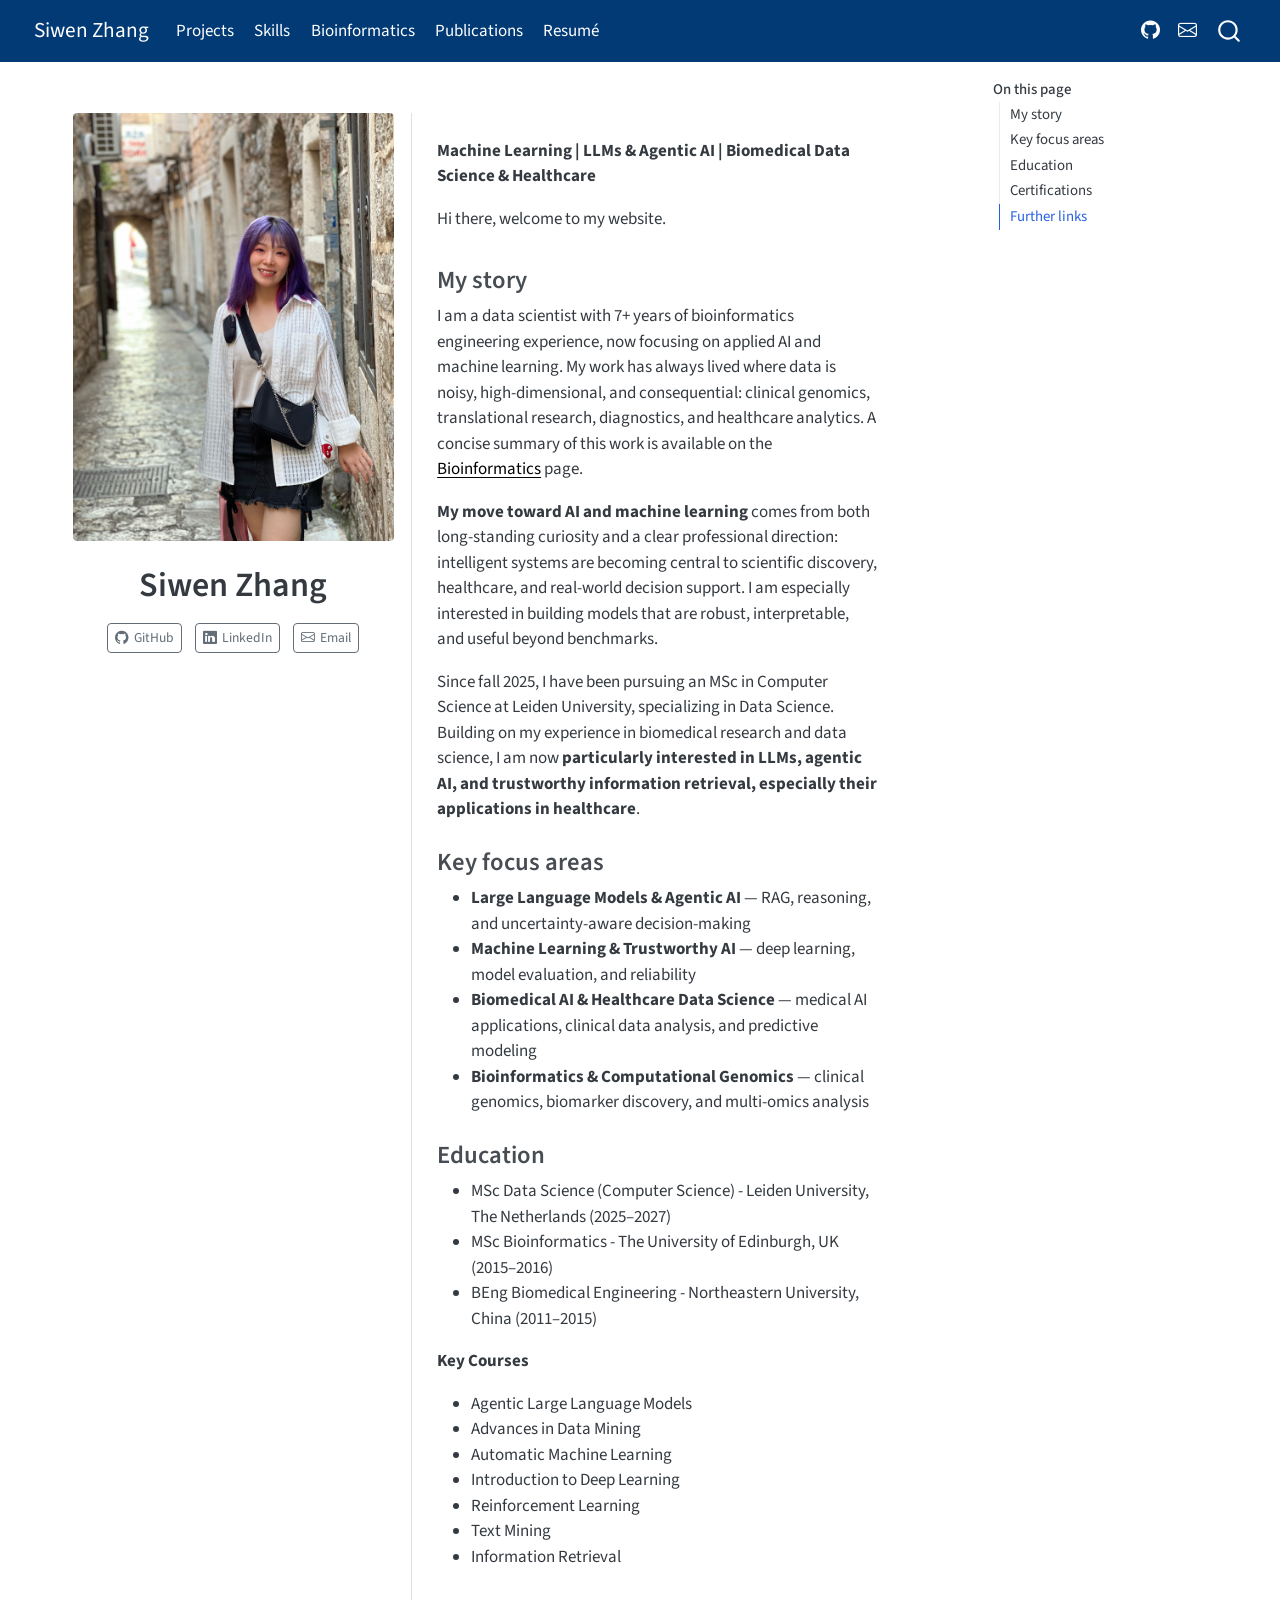
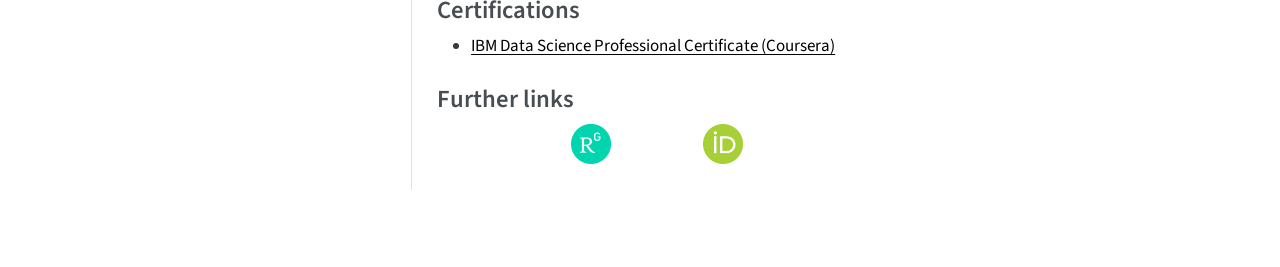
<file: docs/index.html>
<!DOCTYPE html>
<html xmlns="http://www.w3.org/1999/xhtml" lang="en" xml:lang="en"><head>

<meta charset="utf-8">
<meta name="generator" content="quarto-1.8.25">

<meta name="viewport" content="width=device-width, initial-scale=1.0, user-scalable=yes">


<title>Siwen Zhang</title>
<style>
code{white-space: pre-wrap;}
span.smallcaps{font-variant: small-caps;}
div.columns{display: flex; gap: min(4vw, 1.5em);}
div.column{flex: auto; overflow-x: auto;}
div.hanging-indent{margin-left: 1.5em; text-indent: -1.5em;}
ul.task-list{list-style: none;}
ul.task-list li input[type="checkbox"] {
  width: 0.8em;
  margin: 0 0.8em 0.2em -1em; /* quarto-specific, see https://github.com/quarto-dev/quarto-cli/issues/4556 */ 
  vertical-align: middle;
}
</style>


<script src="site_libs/quarto-nav/quarto-nav.js"></script>
<script src="site_libs/quarto-nav/headroom.min.js"></script>
<script src="site_libs/clipboard/clipboard.min.js"></script>
<script src="site_libs/quarto-search/autocomplete.umd.js"></script>
<script src="site_libs/quarto-search/fuse.min.js"></script>
<script src="site_libs/quarto-search/quarto-search.js"></script>
<meta name="quarto:offset" content="./">
<script src="site_libs/quarto-html/quarto.js" type="module"></script>
<script src="site_libs/quarto-html/tabsets/tabsets.js" type="module"></script>
<script src="site_libs/quarto-html/axe/axe-check.js" type="module"></script>
<script src="site_libs/quarto-html/popper.min.js"></script>
<script src="site_libs/quarto-html/tippy.umd.min.js"></script>
<link href="site_libs/quarto-html/tippy.css" rel="stylesheet">
<link href="site_libs/quarto-html/quarto-syntax-highlighting-7b89279ff1a6dce999919e0e67d4d9ec.css" rel="stylesheet" id="quarto-text-highlighting-styles">
<script src="site_libs/bootstrap/bootstrap.min.js"></script>
<link href="site_libs/bootstrap/bootstrap-icons.css" rel="stylesheet">
<link href="site_libs/bootstrap/bootstrap-c04e0382e70b0cec29030d8874f2398e.min.css" rel="stylesheet" append-hash="true" id="quarto-bootstrap" data-mode="light">
<script id="quarto-search-options" type="application/json">{
  "location": "navbar",
  "copy-button": false,
  "collapse-after": 3,
  "panel-placement": "end",
  "type": "overlay",
  "limit": 50,
  "keyboard-shortcut": [
    "f",
    "/",
    "s"
  ],
  "show-item-context": false,
  "language": {
    "search-no-results-text": "No results",
    "search-matching-documents-text": "matching documents",
    "search-copy-link-title": "Copy link to search",
    "search-hide-matches-text": "Hide additional matches",
    "search-more-match-text": "more match in this document",
    "search-more-matches-text": "more matches in this document",
    "search-clear-button-title": "Clear",
    "search-text-placeholder": "",
    "search-detached-cancel-button-title": "Cancel",
    "search-submit-button-title": "Submit",
    "search-label": "Search"
  }
}</script>


<link rel="stylesheet" href="custom.css">
<link rel="stylesheet" href="styles.css">
</head>

<body class="nav-fixed quarto-light">

<div id="quarto-search-results"></div>
  <header id="quarto-header" class="headroom fixed-top">
    <nav class="navbar navbar-expand-lg " data-bs-theme="dark">
      <div class="navbar-container container-fluid">
      <div class="navbar-brand-container mx-auto">
    <a href="./index.html" class="navbar-brand navbar-brand-logo">
    </a>
    <a class="navbar-brand" href="./index.html">
    <span class="navbar-title">Siwen Zhang</span>
    </a>
  </div>
            <div id="quarto-search" class="" title="Search"></div>
          <button class="navbar-toggler" type="button" data-bs-toggle="collapse" data-bs-target="#navbarCollapse" aria-controls="navbarCollapse" role="menu" aria-expanded="false" aria-label="Toggle navigation" onclick="if (window.quartoToggleHeadroom) { window.quartoToggleHeadroom(); }">
  <span class="navbar-toggler-icon"></span>
</button>
          <div class="collapse navbar-collapse" id="navbarCollapse">
            <ul class="navbar-nav navbar-nav-scroll me-auto">
  <li class="nav-item">
    <a class="nav-link" href="./projects.html"> 
<span class="menu-text">Projects</span></a>
  </li>  
  <li class="nav-item">
    <a class="nav-link" href="./personal_skills.html"> 
<span class="menu-text">Skills</span></a>
  </li>  
  <li class="nav-item">
    <a class="nav-link" href="./bioinformatics.html"> 
<span class="menu-text">Bioinformatics</span></a>
  </li>  
  <li class="nav-item">
    <a class="nav-link" href="./publications.html"> 
<span class="menu-text">Publications</span></a>
  </li>  
  <li class="nav-item">
    <a class="nav-link" href="./curriculum.html"> 
<span class="menu-text">Resumé</span></a>
  </li>  
</ul>
            <ul class="navbar-nav navbar-nav-scroll ms-auto">
  <li class="nav-item compact">
    <a class="nav-link" href="https://github.com/ssswzh"> <i class="bi bi-github" role="img">
</i> 
<span class="menu-text"></span></a>
  </li>  
  <li class="nav-item compact">
    <a class="nav-link" href="mailto:aristazhang521@outlook.com"> <i class="bi bi-envelope" role="img">
</i> 
<span class="menu-text"></span></a>
  </li>  
</ul>
          </div> <!-- /navcollapse -->
            <div class="quarto-navbar-tools">
</div>
      </div> <!-- /container-fluid -->
    </nav>
</header>
<!-- content -->
<div id="quarto-content" class="quarto-container page-columns page-rows-contents page-layout-full page-navbar">
<!-- sidebar -->
<!-- margin-sidebar -->
    <div id="quarto-margin-sidebar" class="sidebar margin-sidebar">
        <nav id="TOC" role="doc-toc" class="toc-active">
    <h2 id="toc-title">On this page</h2>
  <ul>
  <li><a href="#my-story" id="toc-my-story" class="nav-link active" data-scroll-target="#my-story">My story</a></li>
  <li><a href="#key-focus-areas" id="toc-key-focus-areas" class="nav-link" data-scroll-target="#key-focus-areas">Key focus areas</a></li>
  <li><a href="#education" id="toc-education" class="nav-link" data-scroll-target="#education">Education</a></li>
  <li><a href="#certifications" id="toc-certifications" class="nav-link" data-scroll-target="#certifications">Certifications</a></li>
  <li><a href="#further-links" id="toc-further-links" class="nav-link" data-scroll-target="#further-links">Further links</a></li>
  </ul>
</nav>
    </div>
<!-- main -->
<div class="quarto-about-trestles column-page-left">
  <div class="about-entity">
    <img src="assets/pictures/profile-picture.jpg" class="about-image
  rounded " style="width: 20em;">
<header id="title-block-header" class="quarto-title-block default">
<div class="quarto-title">
<h1 class="title">Siwen Zhang</h1>
</div>
<div class="quarto-title-meta column-page-left">
  </div>
</header>
    <div class="about-links">
  <a href="https://github.com/ssswzh" class="about-link" rel="" target="">
    <i class="bi bi-github"></i>
     <span class="about-link-text">GitHub</span>
  </a>
  <a href="https://www.linkedin.com/in/siwen-zhang-5121a4a9" class="about-link" rel="" target="">
    <i class="bi bi-linkedin"></i>
     <span class="about-link-text">LinkedIn</span>
  </a>
  <a href="mailto:aristazhang521@outlook.com" class="about-link" rel="" target="">
    <i class="bi bi-envelope"></i>
     <span class="about-link-text">Email</span>
  </a>
</div>
  </div>
  <div class="about-contents"><main class="content column-page-left" id="quarto-document-content">

<p><strong>Machine Learning | LLMs &amp; Agentic AI | Biomedical Data Science &amp; Healthcare</strong></p>
<p>Hi there, welcome to my website.</p>
<section id="my-story" class="level3">
<h3 data-anchor-id="my-story">My story</h3>
<p>I am a data scientist with 7+ years of bioinformatics engineering experience, now focusing on applied AI and machine learning. My work has always lived where data is noisy, high-dimensional, and consequential: clinical genomics, translational research, diagnostics, and healthcare analytics. A concise summary of this work is available on the <a href="./bioinformatics.html">Bioinformatics</a> page.</p>
<p><strong>My move toward AI and machine learning</strong> comes from both long-standing curiosity and a clear professional direction: intelligent systems are becoming central to scientific discovery, healthcare, and real-world decision support. I am especially interested in building models that are robust, interpretable, and useful beyond benchmarks.</p>
<p>Since fall 2025, I have been pursuing an MSc in Computer Science at Leiden University, specializing in Data Science. Building on my experience in biomedical research and data science, I am now <strong>particularly interested in LLMs, agentic AI, and trustworthy information retrieval, especially their applications in healthcare</strong>.</p>
</section>
<section id="key-focus-areas" class="level3">
<h3 data-anchor-id="key-focus-areas">Key focus areas</h3>
<ul>
<li><strong>Large Language Models &amp; Agentic AI</strong> — RAG, reasoning, and uncertainty-aware decision-making</li>
<li><strong>Machine Learning &amp; Trustworthy AI</strong> — deep learning, model evaluation, and reliability</li>
<li><strong>Biomedical AI &amp; Healthcare Data Science</strong> — medical AI applications, clinical data analysis, and predictive modeling</li>
<li><strong>Bioinformatics &amp; Computational Genomics</strong> — clinical genomics, biomarker discovery, and multi-omics analysis</li>
</ul>
</section>
<section id="education" class="level3">
<h3 data-anchor-id="education">Education</h3>
<ul>
<li>MSc Data Science (Computer Science) - Leiden University, The Netherlands (2025–2027)</li>
<li>MSc Bioinformatics - The University of Edinburgh, UK (2015–2016)</li>
<li>BEng Biomedical Engineering - Northeastern University, China (2011–2015)</li>
</ul>
<p><strong>Key Courses</strong></p>
<ul>
<li>Agentic Large Language Models</li>
<li>Advances in Data Mining</li>
<li>Automatic Machine Learning</li>
<li>Introduction to Deep Learning</li>
<li>Reinforcement Learning</li>
<li>Text Mining</li>
<li>Information Retrieval</li>
</ul>
</section>
<section id="certifications" class="level3">
<h3 data-anchor-id="certifications">Certifications</h3>
<ul>
<li><a href="https://coursera.org/share/87ad6b0ecfb4fbb1e2ce7b34f706cb00">IBM Data Science Professional Certificate (Coursera)</a></li>
</ul>
</section>
<section id="further-links" class="level3">
<h3 data-anchor-id="further-links">Further links</h3>
<table width="60%" align="center">
<tbody><tr>
<td>
<a href="https://www.researchgate.net/profile/Siwen-Zhang-5?ev=hdr_xprf"> <img src="./assets/pictures/researchgate.png" alt="ResearchGate" width="40"> </a>
</td>
<td>
<a href="https://orcid.org/0009-0002-5984-0920"> <img src="./assets/pictures/ORCID_iD.png" alt="ORCID" width="40"> </a>
</td>
</tr>
</tbody></table>


</section>
</main></div>
</div>
 <!-- /main -->
<script id="quarto-html-after-body" type="application/javascript">
  window.document.addEventListener("DOMContentLoaded", function (event) {
    const isCodeAnnotation = (el) => {
      for (const clz of el.classList) {
        if (clz.startsWith('code-annotation-')) {                     
          return true;
        }
      }
      return false;
    }
    const onCopySuccess = function(e) {
      // button target
      const button = e.trigger;
      // don't keep focus
      button.blur();
      // flash "checked"
      button.classList.add('code-copy-button-checked');
      var currentTitle = button.getAttribute("title");
      button.setAttribute("title", "Copied!");
      let tooltip;
      if (window.bootstrap) {
        button.setAttribute("data-bs-toggle", "tooltip");
        button.setAttribute("data-bs-placement", "left");
        button.setAttribute("data-bs-title", "Copied!");
        tooltip = new bootstrap.Tooltip(button, 
          { trigger: "manual", 
            customClass: "code-copy-button-tooltip",
            offset: [0, -8]});
        tooltip.show();    
      }
      setTimeout(function() {
        if (tooltip) {
          tooltip.hide();
          button.removeAttribute("data-bs-title");
          button.removeAttribute("data-bs-toggle");
          button.removeAttribute("data-bs-placement");
        }
        button.setAttribute("title", currentTitle);
        button.classList.remove('code-copy-button-checked');
      }, 1000);
      // clear code selection
      e.clearSelection();
    }
    const getTextToCopy = function(trigger) {
      const outerScaffold = trigger.parentElement.cloneNode(true);
      const codeEl = outerScaffold.querySelector('code');
      for (const childEl of codeEl.children) {
        if (isCodeAnnotation(childEl)) {
          childEl.remove();
        }
      }
      return codeEl.innerText;
    }
    const clipboard = new window.ClipboardJS('.code-copy-button:not([data-in-quarto-modal])', {
      text: getTextToCopy
    });
    clipboard.on('success', onCopySuccess);
    if (window.document.getElementById('quarto-embedded-source-code-modal')) {
      const clipboardModal = new window.ClipboardJS('.code-copy-button[data-in-quarto-modal]', {
        text: getTextToCopy,
        container: window.document.getElementById('quarto-embedded-source-code-modal')
      });
      clipboardModal.on('success', onCopySuccess);
    }
      var localhostRegex = new RegExp(/^(?:http|https):\/\/localhost\:?[0-9]*\//);
      var mailtoRegex = new RegExp(/^mailto:/);
        var filterRegex = new RegExp('/' + window.location.host + '/');
      var isInternal = (href) => {
          return filterRegex.test(href) || localhostRegex.test(href) || mailtoRegex.test(href);
      }
      // Inspect non-navigation links and adorn them if external
     var links = window.document.querySelectorAll('a[href]:not(.nav-link):not(.navbar-brand):not(.toc-action):not(.sidebar-link):not(.sidebar-item-toggle):not(.pagination-link):not(.no-external):not([aria-hidden]):not(.dropdown-item):not(.quarto-navigation-tool):not(.about-link)');
      for (var i=0; i<links.length; i++) {
        const link = links[i];
        if (!isInternal(link.href)) {
          // undo the damage that might have been done by quarto-nav.js in the case of
          // links that we want to consider external
          if (link.dataset.originalHref !== undefined) {
            link.href = link.dataset.originalHref;
          }
        }
      }
    function tippyHover(el, contentFn, onTriggerFn, onUntriggerFn) {
      const config = {
        allowHTML: true,
        maxWidth: 500,
        delay: 100,
        arrow: false,
        appendTo: function(el) {
            return el.parentElement;
        },
        interactive: true,
        interactiveBorder: 10,
        theme: 'quarto',
        placement: 'bottom-start',
      };
      if (contentFn) {
        config.content = contentFn;
      }
      if (onTriggerFn) {
        config.onTrigger = onTriggerFn;
      }
      if (onUntriggerFn) {
        config.onUntrigger = onUntriggerFn;
      }
      window.tippy(el, config); 
    }
    const noterefs = window.document.querySelectorAll('a[role="doc-noteref"]');
    for (var i=0; i<noterefs.length; i++) {
      const ref = noterefs[i];
      tippyHover(ref, function() {
        // use id or data attribute instead here
        let href = ref.getAttribute('data-footnote-href') || ref.getAttribute('href');
        try { href = new URL(href).hash; } catch {}
        const id = href.replace(/^#\/?/, "");
        const note = window.document.getElementById(id);
        if (note) {
          return note.innerHTML;
        } else {
          return "";
        }
      });
    }
    const xrefs = window.document.querySelectorAll('a.quarto-xref');
    const processXRef = (id, note) => {
      // Strip column container classes
      const stripColumnClz = (el) => {
        el.classList.remove("page-full", "page-columns");
        if (el.children) {
          for (const child of el.children) {
            stripColumnClz(child);
          }
        }
      }
      stripColumnClz(note)
      if (id === null || id.startsWith('sec-')) {
        // Special case sections, only their first couple elements
        const container = document.createElement("div");
        if (note.children && note.children.length > 2) {
          container.appendChild(note.children[0].cloneNode(true));
          for (let i = 1; i < note.children.length; i++) {
            const child = note.children[i];
            if (child.tagName === "P" && child.innerText === "") {
              continue;
            } else {
              container.appendChild(child.cloneNode(true));
              break;
            }
          }
          if (window.Quarto?.typesetMath) {
            window.Quarto.typesetMath(container);
          }
          return container.innerHTML
        } else {
          if (window.Quarto?.typesetMath) {
            window.Quarto.typesetMath(note);
          }
          return note.innerHTML;
        }
      } else {
        // Remove any anchor links if they are present
        const anchorLink = note.querySelector('a.anchorjs-link');
        if (anchorLink) {
          anchorLink.remove();
        }
        if (window.Quarto?.typesetMath) {
          window.Quarto.typesetMath(note);
        }
        if (note.classList.contains("callout")) {
          return note.outerHTML;
        } else {
          return note.innerHTML;
        }
      }
    }
    for (var i=0; i<xrefs.length; i++) {
      const xref = xrefs[i];
      tippyHover(xref, undefined, function(instance) {
        instance.disable();
        let url = xref.getAttribute('href');
        let hash = undefined; 
        if (url.startsWith('#')) {
          hash = url;
        } else {
          try { hash = new URL(url).hash; } catch {}
        }
        if (hash) {
          const id = hash.replace(/^#\/?/, "");
          const note = window.document.getElementById(id);
          if (note !== null) {
            try {
              const html = processXRef(id, note.cloneNode(true));
              instance.setContent(html);
            } finally {
              instance.enable();
              instance.show();
            }
          } else {
            // See if we can fetch this
            fetch(url.split('#')[0])
            .then(res => res.text())
            .then(html => {
              const parser = new DOMParser();
              const htmlDoc = parser.parseFromString(html, "text/html");
              const note = htmlDoc.getElementById(id);
              if (note !== null) {
                const html = processXRef(id, note);
                instance.setContent(html);
              } 
            }).finally(() => {
              instance.enable();
              instance.show();
            });
          }
        } else {
          // See if we can fetch a full url (with no hash to target)
          // This is a special case and we should probably do some content thinning / targeting
          fetch(url)
          .then(res => res.text())
          .then(html => {
            const parser = new DOMParser();
            const htmlDoc = parser.parseFromString(html, "text/html");
            const note = htmlDoc.querySelector('main.content');
            if (note !== null) {
              // This should only happen for chapter cross references
              // (since there is no id in the URL)
              // remove the first header
              if (note.children.length > 0 && note.children[0].tagName === "HEADER") {
                note.children[0].remove();
              }
              const html = processXRef(null, note);
              instance.setContent(html);
            } 
          }).finally(() => {
            instance.enable();
            instance.show();
          });
        }
      }, function(instance) {
      });
    }
        let selectedAnnoteEl;
        const selectorForAnnotation = ( cell, annotation) => {
          let cellAttr = 'data-code-cell="' + cell + '"';
          let lineAttr = 'data-code-annotation="' +  annotation + '"';
          const selector = 'span[' + cellAttr + '][' + lineAttr + ']';
          return selector;
        }
        const selectCodeLines = (annoteEl) => {
          const doc = window.document;
          const targetCell = annoteEl.getAttribute("data-target-cell");
          const targetAnnotation = annoteEl.getAttribute("data-target-annotation");
          const annoteSpan = window.document.querySelector(selectorForAnnotation(targetCell, targetAnnotation));
          const lines = annoteSpan.getAttribute("data-code-lines").split(",");
          const lineIds = lines.map((line) => {
            return targetCell + "-" + line;
          })
          let top = null;
          let height = null;
          let parent = null;
          if (lineIds.length > 0) {
              //compute the position of the single el (top and bottom and make a div)
              const el = window.document.getElementById(lineIds[0]);
              top = el.offsetTop;
              height = el.offsetHeight;
              parent = el.parentElement.parentElement;
            if (lineIds.length > 1) {
              const lastEl = window.document.getElementById(lineIds[lineIds.length - 1]);
              const bottom = lastEl.offsetTop + lastEl.offsetHeight;
              height = bottom - top;
            }
            if (top !== null && height !== null && parent !== null) {
              // cook up a div (if necessary) and position it 
              let div = window.document.getElementById("code-annotation-line-highlight");
              if (div === null) {
                div = window.document.createElement("div");
                div.setAttribute("id", "code-annotation-line-highlight");
                div.style.position = 'absolute';
                parent.appendChild(div);
              }
              div.style.top = top - 2 + "px";
              div.style.height = height + 4 + "px";
              div.style.left = 0;
              let gutterDiv = window.document.getElementById("code-annotation-line-highlight-gutter");
              if (gutterDiv === null) {
                gutterDiv = window.document.createElement("div");
                gutterDiv.setAttribute("id", "code-annotation-line-highlight-gutter");
                gutterDiv.style.position = 'absolute';
                const codeCell = window.document.getElementById(targetCell);
                const gutter = codeCell.querySelector('.code-annotation-gutter');
                gutter.appendChild(gutterDiv);
              }
              gutterDiv.style.top = top - 2 + "px";
              gutterDiv.style.height = height + 4 + "px";
            }
            selectedAnnoteEl = annoteEl;
          }
        };
        const unselectCodeLines = () => {
          const elementsIds = ["code-annotation-line-highlight", "code-annotation-line-highlight-gutter"];
          elementsIds.forEach((elId) => {
            const div = window.document.getElementById(elId);
            if (div) {
              div.remove();
            }
          });
          selectedAnnoteEl = undefined;
        };
          // Handle positioning of the toggle
      window.addEventListener(
        "resize",
        throttle(() => {
          elRect = undefined;
          if (selectedAnnoteEl) {
            selectCodeLines(selectedAnnoteEl);
          }
        }, 10)
      );
      function throttle(fn, ms) {
      let throttle = false;
      let timer;
        return (...args) => {
          if(!throttle) { // first call gets through
              fn.apply(this, args);
              throttle = true;
          } else { // all the others get throttled
              if(timer) clearTimeout(timer); // cancel #2
              timer = setTimeout(() => {
                fn.apply(this, args);
                timer = throttle = false;
              }, ms);
          }
        };
      }
        // Attach click handler to the DT
        const annoteDls = window.document.querySelectorAll('dt[data-target-cell]');
        for (const annoteDlNode of annoteDls) {
          annoteDlNode.addEventListener('click', (event) => {
            const clickedEl = event.target;
            if (clickedEl !== selectedAnnoteEl) {
              unselectCodeLines();
              const activeEl = window.document.querySelector('dt[data-target-cell].code-annotation-active');
              if (activeEl) {
                activeEl.classList.remove('code-annotation-active');
              }
              selectCodeLines(clickedEl);
              clickedEl.classList.add('code-annotation-active');
            } else {
              // Unselect the line
              unselectCodeLines();
              clickedEl.classList.remove('code-annotation-active');
            }
          });
        }
    const findCites = (el) => {
      const parentEl = el.parentElement;
      if (parentEl) {
        const cites = parentEl.dataset.cites;
        if (cites) {
          return {
            el,
            cites: cites.split(' ')
          };
        } else {
          return findCites(el.parentElement)
        }
      } else {
        return undefined;
      }
    };
    var bibliorefs = window.document.querySelectorAll('a[role="doc-biblioref"]');
    for (var i=0; i<bibliorefs.length; i++) {
      const ref = bibliorefs[i];
      const citeInfo = findCites(ref);
      if (citeInfo) {
        tippyHover(citeInfo.el, function() {
          var popup = window.document.createElement('div');
          citeInfo.cites.forEach(function(cite) {
            var citeDiv = window.document.createElement('div');
            citeDiv.classList.add('hanging-indent');
            citeDiv.classList.add('csl-entry');
            var biblioDiv = window.document.getElementById('ref-' + cite);
            if (biblioDiv) {
              citeDiv.innerHTML = biblioDiv.innerHTML;
            }
            popup.appendChild(citeDiv);
          });
          return popup.innerHTML;
        });
      }
    }
  });
  </script>
</div> <!-- /content -->




</body></html>
</file>
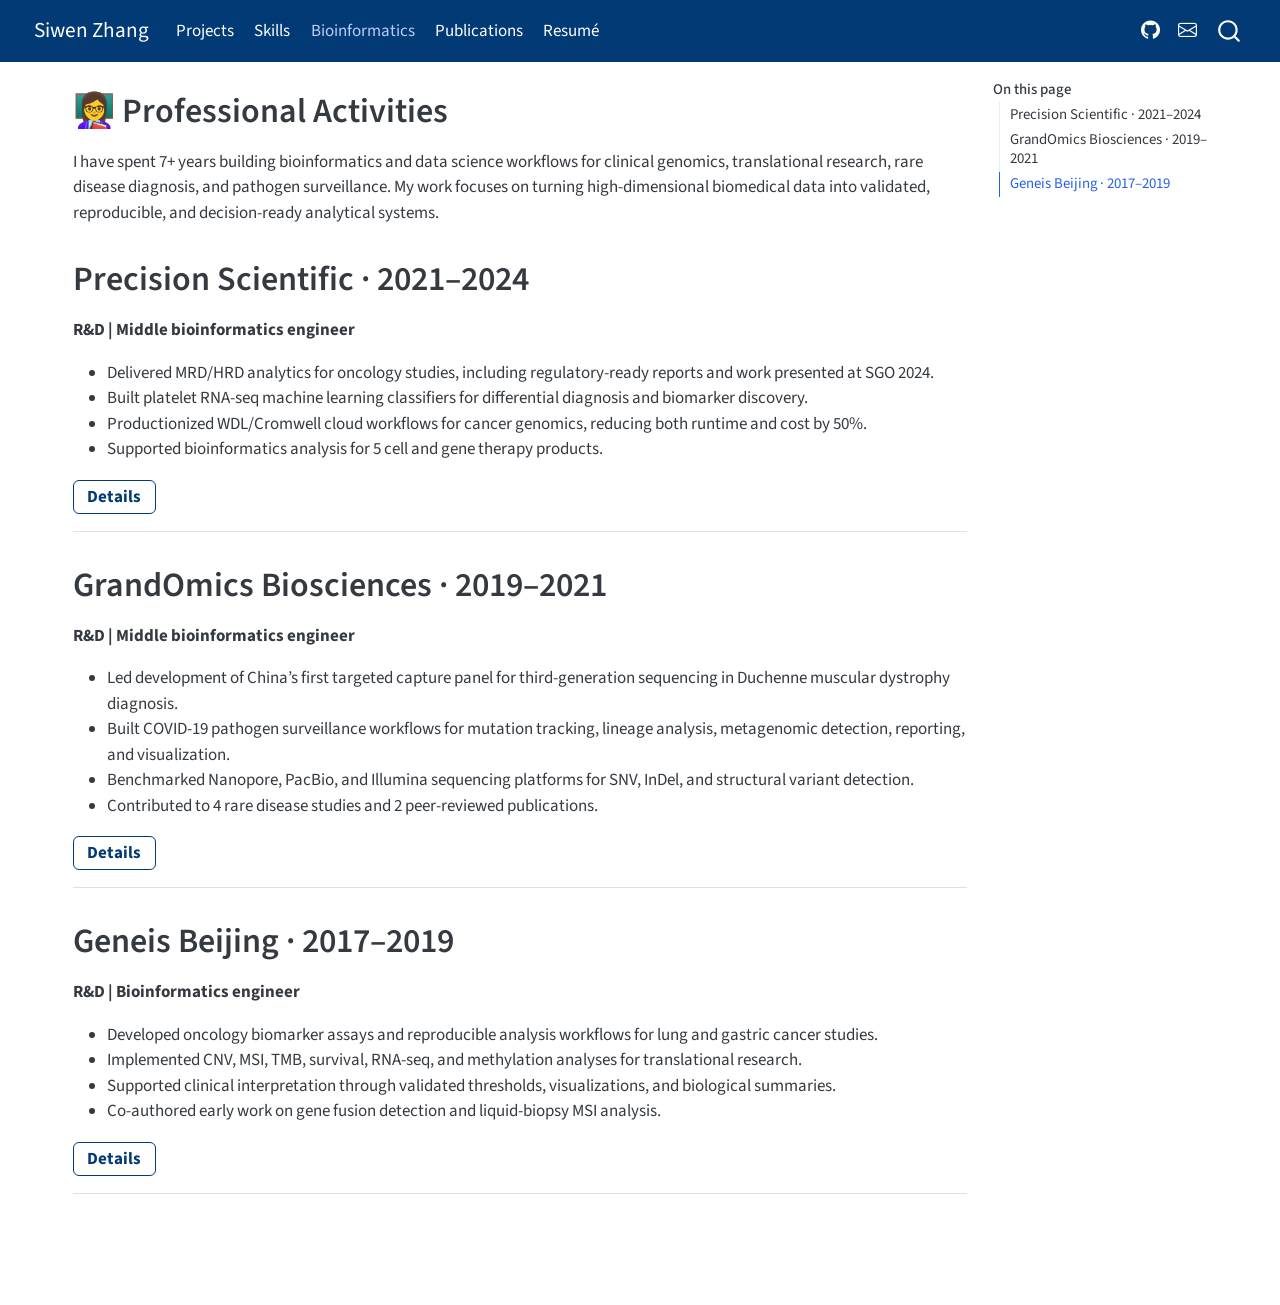
<file: docs/bioinformatics.html>
<!DOCTYPE html>
<html xmlns="http://www.w3.org/1999/xhtml" lang="en" xml:lang="en"><head>

<meta charset="utf-8">
<meta name="generator" content="quarto-1.8.25">

<meta name="viewport" content="width=device-width, initial-scale=1.0, user-scalable=yes">


<title>👩‍🏫 Professional Activities – Siwen Zhang</title>
<style>
code{white-space: pre-wrap;}
span.smallcaps{font-variant: small-caps;}
div.columns{display: flex; gap: min(4vw, 1.5em);}
div.column{flex: auto; overflow-x: auto;}
div.hanging-indent{margin-left: 1.5em; text-indent: -1.5em;}
ul.task-list{list-style: none;}
ul.task-list li input[type="checkbox"] {
  width: 0.8em;
  margin: 0 0.8em 0.2em -1em; /* quarto-specific, see https://github.com/quarto-dev/quarto-cli/issues/4556 */ 
  vertical-align: middle;
}
</style>


<script src="site_libs/quarto-nav/quarto-nav.js"></script>
<script src="site_libs/quarto-nav/headroom.min.js"></script>
<script src="site_libs/clipboard/clipboard.min.js"></script>
<script src="site_libs/quarto-search/autocomplete.umd.js"></script>
<script src="site_libs/quarto-search/fuse.min.js"></script>
<script src="site_libs/quarto-search/quarto-search.js"></script>
<meta name="quarto:offset" content="./">
<script src="site_libs/quarto-html/quarto.js" type="module"></script>
<script src="site_libs/quarto-html/tabsets/tabsets.js" type="module"></script>
<script src="site_libs/quarto-html/axe/axe-check.js" type="module"></script>
<script src="site_libs/quarto-html/popper.min.js"></script>
<script src="site_libs/quarto-html/tippy.umd.min.js"></script>
<script src="site_libs/quarto-html/anchor.min.js"></script>
<link href="site_libs/quarto-html/tippy.css" rel="stylesheet">
<link href="site_libs/quarto-html/quarto-syntax-highlighting-7b89279ff1a6dce999919e0e67d4d9ec.css" rel="stylesheet" id="quarto-text-highlighting-styles">
<script src="site_libs/bootstrap/bootstrap.min.js"></script>
<link href="site_libs/bootstrap/bootstrap-icons.css" rel="stylesheet">
<link href="site_libs/bootstrap/bootstrap-c04e0382e70b0cec29030d8874f2398e.min.css" rel="stylesheet" append-hash="true" id="quarto-bootstrap" data-mode="light">
<script id="quarto-search-options" type="application/json">{
  "location": "navbar",
  "copy-button": false,
  "collapse-after": 3,
  "panel-placement": "end",
  "type": "overlay",
  "limit": 50,
  "keyboard-shortcut": [
    "f",
    "/",
    "s"
  ],
  "show-item-context": false,
  "language": {
    "search-no-results-text": "No results",
    "search-matching-documents-text": "matching documents",
    "search-copy-link-title": "Copy link to search",
    "search-hide-matches-text": "Hide additional matches",
    "search-more-match-text": "more match in this document",
    "search-more-matches-text": "more matches in this document",
    "search-clear-button-title": "Clear",
    "search-text-placeholder": "",
    "search-detached-cancel-button-title": "Cancel",
    "search-submit-button-title": "Submit",
    "search-label": "Search"
  }
}</script>


<link rel="stylesheet" href="custom.css">
<link rel="stylesheet" href="styles.css">
</head>

<body class="nav-fixed quarto-light">

<div id="quarto-search-results"></div>
  <header id="quarto-header" class="headroom fixed-top">
    <nav class="navbar navbar-expand-lg " data-bs-theme="dark">
      <div class="navbar-container container-fluid">
      <div class="navbar-brand-container mx-auto">
    <a href="./index.html" class="navbar-brand navbar-brand-logo">
    </a>
    <a class="navbar-brand" href="./index.html">
    <span class="navbar-title">Siwen Zhang</span>
    </a>
  </div>
            <div id="quarto-search" class="" title="Search"></div>
          <button class="navbar-toggler" type="button" data-bs-toggle="collapse" data-bs-target="#navbarCollapse" aria-controls="navbarCollapse" role="menu" aria-expanded="false" aria-label="Toggle navigation" onclick="if (window.quartoToggleHeadroom) { window.quartoToggleHeadroom(); }">
  <span class="navbar-toggler-icon"></span>
</button>
          <div class="collapse navbar-collapse" id="navbarCollapse">
            <ul class="navbar-nav navbar-nav-scroll me-auto">
  <li class="nav-item">
    <a class="nav-link" href="./projects.html"> 
<span class="menu-text">Projects</span></a>
  </li>  
  <li class="nav-item">
    <a class="nav-link" href="./personal_skills.html"> 
<span class="menu-text">Skills</span></a>
  </li>  
  <li class="nav-item">
    <a class="nav-link active" href="./bioinformatics.html" aria-current="page"> 
<span class="menu-text">Bioinformatics</span></a>
  </li>  
  <li class="nav-item">
    <a class="nav-link" href="./publications.html"> 
<span class="menu-text">Publications</span></a>
  </li>  
  <li class="nav-item">
    <a class="nav-link" href="./curriculum.html"> 
<span class="menu-text">Resumé</span></a>
  </li>  
</ul>
            <ul class="navbar-nav navbar-nav-scroll ms-auto">
  <li class="nav-item compact">
    <a class="nav-link" href="https://github.com/ssswzh"> <i class="bi bi-github" role="img">
</i> 
<span class="menu-text"></span></a>
  </li>  
  <li class="nav-item compact">
    <a class="nav-link" href="mailto:aristazhang521@outlook.com"> <i class="bi bi-envelope" role="img">
</i> 
<span class="menu-text"></span></a>
  </li>  
</ul>
          </div> <!-- /navcollapse -->
            <div class="quarto-navbar-tools">
</div>
      </div> <!-- /container-fluid -->
    </nav>
</header>
<!-- content -->
<div id="quarto-content" class="quarto-container page-columns page-rows-contents page-layout-full page-navbar">
<!-- sidebar -->
<!-- margin-sidebar -->
    <div id="quarto-margin-sidebar" class="sidebar margin-sidebar">
        <nav id="TOC" role="doc-toc" class="toc-active">
    <h2 id="toc-title">On this page</h2>
   
  <ul>
  <li><a href="#precision-scientific-20212024" id="toc-precision-scientific-20212024" class="nav-link active" data-scroll-target="#precision-scientific-20212024">Precision Scientific · 2021–2024</a></li>
  <li><a href="#grandomics-biosciences-20192021" id="toc-grandomics-biosciences-20192021" class="nav-link" data-scroll-target="#grandomics-biosciences-20192021">GrandOmics Biosciences · 2019–2021</a></li>
  <li><a href="#geneis-beijing-20172019" id="toc-geneis-beijing-20172019" class="nav-link" data-scroll-target="#geneis-beijing-20172019">Geneis Beijing · 2017–2019</a></li>
  </ul>
</nav>
    </div>
<!-- main -->
<main class="content column-page-left" id="quarto-document-content">

<header id="title-block-header" class="quarto-title-block default">
<div class="quarto-title">
<h1 class="title">👩‍🏫 Professional Activities</h1>
</div>



<div class="quarto-title-meta column-page-left">

    
  
    
  </div>
  


</header>


<p>I have spent 7+ years building bioinformatics and data science workflows for clinical genomics, translational research, rare disease diagnosis, and pathogen surveillance. My work focuses on turning high-dimensional biomedical data into validated, reproducible, and decision-ready analytical systems.</p>
<section id="precision-scientific-20212024" class="level1">
<h1>Precision Scientific · 2021–2024</h1>
<p><strong>R&amp;D | Middle bioinformatics engineer</strong></p>
<ul>
<li>Delivered MRD/HRD analytics for oncology studies, including regulatory-ready reports and work presented at SGO 2024.</li>
<li>Built platelet RNA-seq machine learning classifiers for differential diagnosis and biomarker discovery.</li>
<li>Productionized WDL/Cromwell cloud workflows for cancer genomics, reducing both runtime and cost by 50%.</li>
<li>Supported bioinformatics analysis for 5 cell and gene therapy products.</li>
</ul>
<details class="work-details">
<summary>
Details
</summary>
<h3 class="anchored" data-anchor-id="precision-scientific-20212024">
Cancer auxiliary diagnosis enablement
</h3>
<!-- <p><code>2022-2024</code></p> -->
<!--
<ul class="horizontal-list">
    <li class="horizontal-list__item horizontal-list__item--imperial-blue">MRD</li>
    <li class="horizontal-list__item horizontal-list__item--dark-orange">HRD</li>
    <li class="horizontal-list__item horizontal-list__item--lavender">WGD</li>
    <li class="horizontal-list__item horizontal-list__item--grape">ML</li>
    <li class="horizontal-list__item horizontal-list__item--pink">Pipeline</li>
    <li class="horizontal-list__item horizontal-list__item--cyan">Analytics</li>
</ul>
-->
<ul>
<li>
Designed and productionized circulating tumor DNA-based Minimal Residual Disease (MRD) pipelines, covering study design, feature engineering, data analysis, and statistical reporting.
</li>
<li>
Delivered 4 clinical MRD studies and translated results into regulatory-ready reports; one outcome was presented at SGO 2024; co-authored 2 manuscripts, one published.
</li>
<li>
Analyzed whole-genome doubling (WGD) using low-pass whole-genome sequencing at around 1x coverage; standardized WGD definitions across four studies.
</li>
<li>
Built machine learning classifiers using platelet RNA-seq data to differentiate uterine sarcoma from leiomyoma, covering preprocessing, feature engineering, model evaluation, and biomarker detection.
</li>
<li>
Contributed to the national HRD reference standard project led by China’s National Institutes for Food and Drug Control.
</li>
</ul>
<!--
<p><a href="">Slides</a> | <a href="">Pipeline diagram</a> | <a href="">Example ROC/metrics</a></p>
-->
<h3 class="anchored">
Cell and gene therapy bioinformatics
</h3>
<!-- <p><code>2023-2024</code></p> -->
<!--
<ul class="horizontal-list">
    <li class="horizontal-list__item horizontal-list__item--seaweed">Cell therapy</li>
    <li class="horizontal-list__item horizontal-list__item--dark-green">AAV</li>
    <li class="horizontal-list__item horizontal-list__item--mint">Off-target</li>
    <li class="horizontal-list__item horizontal-list__item--lavender">CRISPR</li>
</ul>
-->
<ul>
<li>
Built analysis workflows for viral integration site mapping, AAV mutation detection, and CRISPR off-target assessment.
</li>
<li>
Supported product development and clinical trials for 5 cell and gene therapy products.
</li>
</ul>
<!--
<p><a href="">Slides</a> | <a href="">Pipeline diagram</a> | <a href="">Example ROC/metrics</a></p>
-->
<h3 class="anchored">
Bioinformatics workflow automation
</h3>
<!-- <p><code>2021-2022</code></p> -->
<!--
<ul class="horizontal-list">
    <li class="horizontal-list__item horizontal-list__item--cyan">WDL/Cromwell</li>
    <li class="horizontal-list__item horizontal-list__item--dark-yellow">Cloud computing</li>
    <li class="horizontal-list__item horizontal-list__item--purple">Workflow automation</li>
</ul>
-->
<ul>
<li>
Designed and productionized an integrated bioinformatics pipeline for cancer genomics using WDL and Cromwell; automated data processing and analysis workflows on Alibaba Cloud.
</li>
<li>
Developed modular WDL components for each pipeline step and validated output consistency.
</li>
<li>
<strong>Reduced pipeline runtime by 50% and cost by 50%.</strong>
</li>
</ul>
<!--
<p><a href="">Slides</a> | <a href="">Pipeline diagram</a> | <a href="">Example ROC/metrics</a></p>
-->
</details>
</section>
<section id="grandomics-biosciences-20192021" class="level1">
<h1>GrandOmics Biosciences · 2019–2021</h1>
<p><strong>R&amp;D | Middle bioinformatics engineer</strong></p>
<ul>
<li>Led development of China’s first targeted capture panel for third-generation sequencing in Duchenne muscular dystrophy diagnosis.</li>
<li>Built COVID-19 pathogen surveillance workflows for mutation tracking, lineage analysis, metagenomic detection, reporting, and visualization.</li>
<li>Benchmarked Nanopore, PacBio, and Illumina sequencing platforms for SNV, InDel, and structural variant detection.</li>
<li>Contributed to 4 rare disease studies and 2 peer-reviewed publications.</li>
</ul>
<details class="work-details">
<summary>
Details
</summary>
<h3 class="anchored" data-anchor-id="grandomics-biosciences-20192021">
Rare disease diagnosis
</h3>
<!--
<p><code>2019-2021</code></p>

<ul class="horizontal-list">
    <li class="horizontal-list__item horizontal-list__item--orange">TGS</li>
    <li class="horizontal-list__item horizontal-list__item--dark-green">DMD</li>
    <li class="horizontal-list__item horizontal-list__item--coral">SNV/InDel</li>
    <li class="horizontal-list__item horizontal-list__item--teal">SV</li>
</ul>
-->
<ul>
<li>
Led development of China’s first targeted capture panel for third-generation sequencing for Duchenne muscular dystrophy (DMD).
</li>
<li>
Improved sensitivity and accuracy for SV, SNV, and InDel detection compared with gold-standard approaches.
</li>
<li>
Automated the workflow, conducted 4 studies, and published 2 papers.
</li>
</ul>
<!--
<p><a href="">Slides</a> | <a href="">Pipeline diagram</a> | <a href="">Performance comparison plots</a></p>
-->
<h3 class="anchored">
Pathogen surveillance and diagnosis
</h3>
<!--
<p><code>2020-2021</code></p>

<ul class="horizontal-list">
    <li class="horizontal-list__item horizontal-list__item--teal">COVID-19</li>
    <li class="horizontal-list__item horizontal-list__item--dark-orange">Pathogen</li>
    <li class="horizontal-list__item horizontal-list__item--grape">Galaxy</li>
    <li class="horizontal-list__item horizontal-list__item--green">Epidemiology</li>
</ul>
-->
<ul>
<li>
Built a Galaxy-based pathogen surveillance system during COVID-19 for mutation tracking, lineage analysis, and visualization.
</li>
<li>
Designed targeted amplification kits covering 30 respiratory pathogens.
</li>
<li>
Implemented end-to-end pipelines for identification, automated reporting, and interactive dashboards.
</li>
<li>
Delivered analysis tools accessible to wet-lab and clinical users.
</li>
</ul>
<!--
<p><a href="">Slides</a> | <a href="">Dashboard demo</a> | <a href="">Workflow diagram</a></p>
-->
<h3 class="anchored">
Sequencing technology benchmarking
</h3>
<!--
<p><code>2019-2020</code></p>

<ul class="horizontal-list">
    <li class="horizontal-list__item horizontal-list__item--dark-blue">Nanopore</li>
    <li class="horizontal-list__item horizontal-list__item--canary">PacBio</li>
    <li class="horizontal-list__item horizontal-list__item--lavender">Illumina</li>
    <li class="horizontal-list__item horizontal-list__item--teal">Galaxy</li>
</ul>
-->
<ul>
<li>
Conducted systematic benchmarking of basecalling and variant accuracy across sequencing platforms.
</li>
<li>
Compared Nanopore R9 and R10 chemistry performance.
</li>
<li>
Evaluated Nanopore, PacBio, and Illumina for SNV, InDel, and structural variant detection.
</li>
</ul>
<!--
<p><a href="">Slides</a> | <a href="">Accuracy plots</a> | <a href="">Benchmark report</a></p>
-->
</details>
</section>
<section id="geneis-beijing-20172019" class="level1">
<h1>Geneis Beijing · 2017–2019</h1>
<p><strong>R&amp;D | Bioinformatics engineer</strong></p>
<ul>
<li>Developed oncology biomarker assays and reproducible analysis workflows for lung and gastric cancer studies.</li>
<li>Implemented CNV, MSI, TMB, survival, RNA-seq, and methylation analyses for translational research.</li>
<li>Supported clinical interpretation through validated thresholds, visualizations, and biological summaries.</li>
<li>Co-authored early work on gene fusion detection and liquid-biopsy MSI analysis.</li>
</ul>
<details class="work-details">
<summary>
Details
</summary>
<h3 class="anchored" data-anchor-id="geneis-beijing-20172019">
Oncology assay and biomarker panel development
</h3>
<!--
<p><code>2018-2019</code></p>

<ul class="horizontal-list">
    <li class="horizontal-list__item horizontal-list__item--grape">Targeted sequencing</li>
    <li class="horizontal-list__item horizontal-list__item--air-blue">CNV</li>
    <li class="horizontal-list__item horizontal-list__item--coral">MSI</li>
    <li class="horizontal-list__item horizontal-list__item--mint">Clinical diagnostics</li>
</ul>
-->
<ul>
<li>
Developed a targeted amplification panel for lung cancer biomarkers; established CNV baseline thresholds using MAD-based normalization.
</li>
<li>
Implemented MSI profiling and visualization for genomic instability assessment.
</li>
<li>
Delivered reproducible analysis workflows for clinical reporting.
</li>
</ul>
<!--
<p><a href="">Slides</a> | <a href="">Panel design</a> | <a href="">QC plots</a></p>
-->
<h3 class="anchored">
Multi-omics analysis in developmental biology
</h3>
<!--
<p><code>2017-2018</code></p>

<ul class="horizontal-list">
    <li class="horizontal-list__item horizontal-list__item--seaweed">RNA-seq</li>
    <li class="horizontal-list__item horizontal-list__item--coral">Methylation</li>
    <li class="horizontal-list__item horizontal-list__item--lavender">Pathway</li>
</ul>
-->
<ul>
<li>
Performed differential expression and methylation analysis of mouse oocytes; identified key transcription factors and maturation-associated pathways.
</li>
<li>
Integrated transcriptomic and epigenomic signals to characterize developmental regulation.
</li>
<li>
Generated interpretable visualizations and biological summaries for collaborators.
</li>
</ul>
<!--
<p><a href="">Slides</a> | <a href="">Heatmaps</a> | <a href="">Pathway analysis</a></p>
-->
<h3 class="anchored">
Clinical cancer genomics and survival analysis
</h3>
<!--
<p><code>2017-2018</code></p>

<ul class="horizontal-list">
    <li class="horizontal-list__item horizontal-list__item--mint">Targeted sequencing</li>
    <li class="horizontal-list__item horizontal-list__item--yellow">SNV/InDel</li>
    <li class="horizontal-list__item horizontal-list__item--lavender">MSI</li>
    <li class="horizontal-list__item horizontal-list__item--green">TMB</li>
</ul>
-->
<ul>
<li>
Conducted retrospective gastric cancer genomics analysis across SNV, InDel, CNV, MSI, and TMB.
</li>
<li>
Evaluated clinical correlations and survival outcomes using Kaplan-Meier analysis.
</li>
<li>
Supported biomarker interpretation for translational research studies.
</li>
</ul>
<!--
<p><a href="">Slides</a> | <a href="">KM curves</a> | <a href="">Cohort report</a></p>
-->
</details>


</section>

</main> <!-- /main -->
<script id="quarto-html-after-body" type="application/javascript">
  window.document.addEventListener("DOMContentLoaded", function (event) {
    const icon = "";
    const anchorJS = new window.AnchorJS();
    anchorJS.options = {
      placement: 'right',
      icon: icon
    };
    anchorJS.add('.anchored');
    const isCodeAnnotation = (el) => {
      for (const clz of el.classList) {
        if (clz.startsWith('code-annotation-')) {                     
          return true;
        }
      }
      return false;
    }
    const onCopySuccess = function(e) {
      // button target
      const button = e.trigger;
      // don't keep focus
      button.blur();
      // flash "checked"
      button.classList.add('code-copy-button-checked');
      var currentTitle = button.getAttribute("title");
      button.setAttribute("title", "Copied!");
      let tooltip;
      if (window.bootstrap) {
        button.setAttribute("data-bs-toggle", "tooltip");
        button.setAttribute("data-bs-placement", "left");
        button.setAttribute("data-bs-title", "Copied!");
        tooltip = new bootstrap.Tooltip(button, 
          { trigger: "manual", 
            customClass: "code-copy-button-tooltip",
            offset: [0, -8]});
        tooltip.show();    
      }
      setTimeout(function() {
        if (tooltip) {
          tooltip.hide();
          button.removeAttribute("data-bs-title");
          button.removeAttribute("data-bs-toggle");
          button.removeAttribute("data-bs-placement");
        }
        button.setAttribute("title", currentTitle);
        button.classList.remove('code-copy-button-checked');
      }, 1000);
      // clear code selection
      e.clearSelection();
    }
    const getTextToCopy = function(trigger) {
      const outerScaffold = trigger.parentElement.cloneNode(true);
      const codeEl = outerScaffold.querySelector('code');
      for (const childEl of codeEl.children) {
        if (isCodeAnnotation(childEl)) {
          childEl.remove();
        }
      }
      return codeEl.innerText;
    }
    const clipboard = new window.ClipboardJS('.code-copy-button:not([data-in-quarto-modal])', {
      text: getTextToCopy
    });
    clipboard.on('success', onCopySuccess);
    if (window.document.getElementById('quarto-embedded-source-code-modal')) {
      const clipboardModal = new window.ClipboardJS('.code-copy-button[data-in-quarto-modal]', {
        text: getTextToCopy,
        container: window.document.getElementById('quarto-embedded-source-code-modal')
      });
      clipboardModal.on('success', onCopySuccess);
    }
      var localhostRegex = new RegExp(/^(?:http|https):\/\/localhost\:?[0-9]*\//);
      var mailtoRegex = new RegExp(/^mailto:/);
        var filterRegex = new RegExp('/' + window.location.host + '/');
      var isInternal = (href) => {
          return filterRegex.test(href) || localhostRegex.test(href) || mailtoRegex.test(href);
      }
      // Inspect non-navigation links and adorn them if external
     var links = window.document.querySelectorAll('a[href]:not(.nav-link):not(.navbar-brand):not(.toc-action):not(.sidebar-link):not(.sidebar-item-toggle):not(.pagination-link):not(.no-external):not([aria-hidden]):not(.dropdown-item):not(.quarto-navigation-tool):not(.about-link)');
      for (var i=0; i<links.length; i++) {
        const link = links[i];
        if (!isInternal(link.href)) {
          // undo the damage that might have been done by quarto-nav.js in the case of
          // links that we want to consider external
          if (link.dataset.originalHref !== undefined) {
            link.href = link.dataset.originalHref;
          }
        }
      }
    function tippyHover(el, contentFn, onTriggerFn, onUntriggerFn) {
      const config = {
        allowHTML: true,
        maxWidth: 500,
        delay: 100,
        arrow: false,
        appendTo: function(el) {
            return el.parentElement;
        },
        interactive: true,
        interactiveBorder: 10,
        theme: 'quarto',
        placement: 'bottom-start',
      };
      if (contentFn) {
        config.content = contentFn;
      }
      if (onTriggerFn) {
        config.onTrigger = onTriggerFn;
      }
      if (onUntriggerFn) {
        config.onUntrigger = onUntriggerFn;
      }
      window.tippy(el, config); 
    }
    const noterefs = window.document.querySelectorAll('a[role="doc-noteref"]');
    for (var i=0; i<noterefs.length; i++) {
      const ref = noterefs[i];
      tippyHover(ref, function() {
        // use id or data attribute instead here
        let href = ref.getAttribute('data-footnote-href') || ref.getAttribute('href');
        try { href = new URL(href).hash; } catch {}
        const id = href.replace(/^#\/?/, "");
        const note = window.document.getElementById(id);
        if (note) {
          return note.innerHTML;
        } else {
          return "";
        }
      });
    }
    const xrefs = window.document.querySelectorAll('a.quarto-xref');
    const processXRef = (id, note) => {
      // Strip column container classes
      const stripColumnClz = (el) => {
        el.classList.remove("page-full", "page-columns");
        if (el.children) {
          for (const child of el.children) {
            stripColumnClz(child);
          }
        }
      }
      stripColumnClz(note)
      if (id === null || id.startsWith('sec-')) {
        // Special case sections, only their first couple elements
        const container = document.createElement("div");
        if (note.children && note.children.length > 2) {
          container.appendChild(note.children[0].cloneNode(true));
          for (let i = 1; i < note.children.length; i++) {
            const child = note.children[i];
            if (child.tagName === "P" && child.innerText === "") {
              continue;
            } else {
              container.appendChild(child.cloneNode(true));
              break;
            }
          }
          if (window.Quarto?.typesetMath) {
            window.Quarto.typesetMath(container);
          }
          return container.innerHTML
        } else {
          if (window.Quarto?.typesetMath) {
            window.Quarto.typesetMath(note);
          }
          return note.innerHTML;
        }
      } else {
        // Remove any anchor links if they are present
        const anchorLink = note.querySelector('a.anchorjs-link');
        if (anchorLink) {
          anchorLink.remove();
        }
        if (window.Quarto?.typesetMath) {
          window.Quarto.typesetMath(note);
        }
        if (note.classList.contains("callout")) {
          return note.outerHTML;
        } else {
          return note.innerHTML;
        }
      }
    }
    for (var i=0; i<xrefs.length; i++) {
      const xref = xrefs[i];
      tippyHover(xref, undefined, function(instance) {
        instance.disable();
        let url = xref.getAttribute('href');
        let hash = undefined; 
        if (url.startsWith('#')) {
          hash = url;
        } else {
          try { hash = new URL(url).hash; } catch {}
        }
        if (hash) {
          const id = hash.replace(/^#\/?/, "");
          const note = window.document.getElementById(id);
          if (note !== null) {
            try {
              const html = processXRef(id, note.cloneNode(true));
              instance.setContent(html);
            } finally {
              instance.enable();
              instance.show();
            }
          } else {
            // See if we can fetch this
            fetch(url.split('#')[0])
            .then(res => res.text())
            .then(html => {
              const parser = new DOMParser();
              const htmlDoc = parser.parseFromString(html, "text/html");
              const note = htmlDoc.getElementById(id);
              if (note !== null) {
                const html = processXRef(id, note);
                instance.setContent(html);
              } 
            }).finally(() => {
              instance.enable();
              instance.show();
            });
          }
        } else {
          // See if we can fetch a full url (with no hash to target)
          // This is a special case and we should probably do some content thinning / targeting
          fetch(url)
          .then(res => res.text())
          .then(html => {
            const parser = new DOMParser();
            const htmlDoc = parser.parseFromString(html, "text/html");
            const note = htmlDoc.querySelector('main.content');
            if (note !== null) {
              // This should only happen for chapter cross references
              // (since there is no id in the URL)
              // remove the first header
              if (note.children.length > 0 && note.children[0].tagName === "HEADER") {
                note.children[0].remove();
              }
              const html = processXRef(null, note);
              instance.setContent(html);
            } 
          }).finally(() => {
            instance.enable();
            instance.show();
          });
        }
      }, function(instance) {
      });
    }
        let selectedAnnoteEl;
        const selectorForAnnotation = ( cell, annotation) => {
          let cellAttr = 'data-code-cell="' + cell + '"';
          let lineAttr = 'data-code-annotation="' +  annotation + '"';
          const selector = 'span[' + cellAttr + '][' + lineAttr + ']';
          return selector;
        }
        const selectCodeLines = (annoteEl) => {
          const doc = window.document;
          const targetCell = annoteEl.getAttribute("data-target-cell");
          const targetAnnotation = annoteEl.getAttribute("data-target-annotation");
          const annoteSpan = window.document.querySelector(selectorForAnnotation(targetCell, targetAnnotation));
          const lines = annoteSpan.getAttribute("data-code-lines").split(",");
          const lineIds = lines.map((line) => {
            return targetCell + "-" + line;
          })
          let top = null;
          let height = null;
          let parent = null;
          if (lineIds.length > 0) {
              //compute the position of the single el (top and bottom and make a div)
              const el = window.document.getElementById(lineIds[0]);
              top = el.offsetTop;
              height = el.offsetHeight;
              parent = el.parentElement.parentElement;
            if (lineIds.length > 1) {
              const lastEl = window.document.getElementById(lineIds[lineIds.length - 1]);
              const bottom = lastEl.offsetTop + lastEl.offsetHeight;
              height = bottom - top;
            }
            if (top !== null && height !== null && parent !== null) {
              // cook up a div (if necessary) and position it 
              let div = window.document.getElementById("code-annotation-line-highlight");
              if (div === null) {
                div = window.document.createElement("div");
                div.setAttribute("id", "code-annotation-line-highlight");
                div.style.position = 'absolute';
                parent.appendChild(div);
              }
              div.style.top = top - 2 + "px";
              div.style.height = height + 4 + "px";
              div.style.left = 0;
              let gutterDiv = window.document.getElementById("code-annotation-line-highlight-gutter");
              if (gutterDiv === null) {
                gutterDiv = window.document.createElement("div");
                gutterDiv.setAttribute("id", "code-annotation-line-highlight-gutter");
                gutterDiv.style.position = 'absolute';
                const codeCell = window.document.getElementById(targetCell);
                const gutter = codeCell.querySelector('.code-annotation-gutter');
                gutter.appendChild(gutterDiv);
              }
              gutterDiv.style.top = top - 2 + "px";
              gutterDiv.style.height = height + 4 + "px";
            }
            selectedAnnoteEl = annoteEl;
          }
        };
        const unselectCodeLines = () => {
          const elementsIds = ["code-annotation-line-highlight", "code-annotation-line-highlight-gutter"];
          elementsIds.forEach((elId) => {
            const div = window.document.getElementById(elId);
            if (div) {
              div.remove();
            }
          });
          selectedAnnoteEl = undefined;
        };
          // Handle positioning of the toggle
      window.addEventListener(
        "resize",
        throttle(() => {
          elRect = undefined;
          if (selectedAnnoteEl) {
            selectCodeLines(selectedAnnoteEl);
          }
        }, 10)
      );
      function throttle(fn, ms) {
      let throttle = false;
      let timer;
        return (...args) => {
          if(!throttle) { // first call gets through
              fn.apply(this, args);
              throttle = true;
          } else { // all the others get throttled
              if(timer) clearTimeout(timer); // cancel #2
              timer = setTimeout(() => {
                fn.apply(this, args);
                timer = throttle = false;
              }, ms);
          }
        };
      }
        // Attach click handler to the DT
        const annoteDls = window.document.querySelectorAll('dt[data-target-cell]');
        for (const annoteDlNode of annoteDls) {
          annoteDlNode.addEventListener('click', (event) => {
            const clickedEl = event.target;
            if (clickedEl !== selectedAnnoteEl) {
              unselectCodeLines();
              const activeEl = window.document.querySelector('dt[data-target-cell].code-annotation-active');
              if (activeEl) {
                activeEl.classList.remove('code-annotation-active');
              }
              selectCodeLines(clickedEl);
              clickedEl.classList.add('code-annotation-active');
            } else {
              // Unselect the line
              unselectCodeLines();
              clickedEl.classList.remove('code-annotation-active');
            }
          });
        }
    const findCites = (el) => {
      const parentEl = el.parentElement;
      if (parentEl) {
        const cites = parentEl.dataset.cites;
        if (cites) {
          return {
            el,
            cites: cites.split(' ')
          };
        } else {
          return findCites(el.parentElement)
        }
      } else {
        return undefined;
      }
    };
    var bibliorefs = window.document.querySelectorAll('a[role="doc-biblioref"]');
    for (var i=0; i<bibliorefs.length; i++) {
      const ref = bibliorefs[i];
      const citeInfo = findCites(ref);
      if (citeInfo) {
        tippyHover(citeInfo.el, function() {
          var popup = window.document.createElement('div');
          citeInfo.cites.forEach(function(cite) {
            var citeDiv = window.document.createElement('div');
            citeDiv.classList.add('hanging-indent');
            citeDiv.classList.add('csl-entry');
            var biblioDiv = window.document.getElementById('ref-' + cite);
            if (biblioDiv) {
              citeDiv.innerHTML = biblioDiv.innerHTML;
            }
            popup.appendChild(citeDiv);
          });
          return popup.innerHTML;
        });
      }
    }
  });
  </script>
</div> <!-- /content -->




</body></html>
</file>
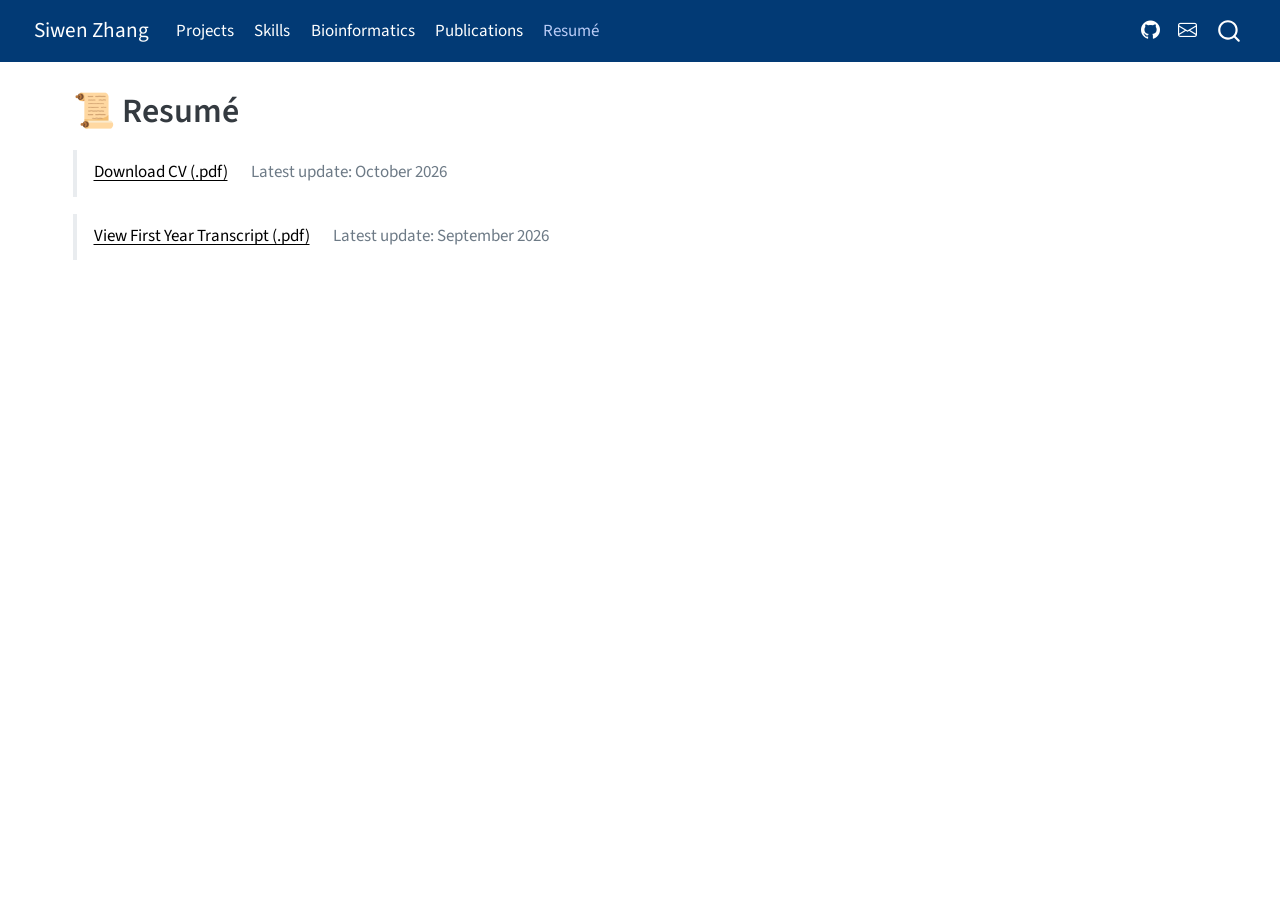
<file: docs/curriculum.html>
<!DOCTYPE html>
<html xmlns="http://www.w3.org/1999/xhtml" lang="en" xml:lang="en"><head>

<meta charset="utf-8">
<meta name="generator" content="quarto-1.8.25">

<meta name="viewport" content="width=device-width, initial-scale=1.0, user-scalable=yes">


<title>📜 Resumé – Siwen Zhang</title>
<style>
code{white-space: pre-wrap;}
span.smallcaps{font-variant: small-caps;}
div.columns{display: flex; gap: min(4vw, 1.5em);}
div.column{flex: auto; overflow-x: auto;}
div.hanging-indent{margin-left: 1.5em; text-indent: -1.5em;}
ul.task-list{list-style: none;}
ul.task-list li input[type="checkbox"] {
  width: 0.8em;
  margin: 0 0.8em 0.2em -1em; /* quarto-specific, see https://github.com/quarto-dev/quarto-cli/issues/4556 */ 
  vertical-align: middle;
}
</style>


<script src="site_libs/quarto-nav/quarto-nav.js"></script>
<script src="site_libs/quarto-nav/headroom.min.js"></script>
<script src="site_libs/clipboard/clipboard.min.js"></script>
<script src="site_libs/quarto-search/autocomplete.umd.js"></script>
<script src="site_libs/quarto-search/fuse.min.js"></script>
<script src="site_libs/quarto-search/quarto-search.js"></script>
<meta name="quarto:offset" content="./">
<script src="site_libs/quarto-html/quarto.js" type="module"></script>
<script src="site_libs/quarto-html/tabsets/tabsets.js" type="module"></script>
<script src="site_libs/quarto-html/axe/axe-check.js" type="module"></script>
<script src="site_libs/quarto-html/popper.min.js"></script>
<script src="site_libs/quarto-html/tippy.umd.min.js"></script>
<script src="site_libs/quarto-html/anchor.min.js"></script>
<link href="site_libs/quarto-html/tippy.css" rel="stylesheet">
<link href="site_libs/quarto-html/quarto-syntax-highlighting-7b89279ff1a6dce999919e0e67d4d9ec.css" rel="stylesheet" id="quarto-text-highlighting-styles">
<script src="site_libs/bootstrap/bootstrap.min.js"></script>
<link href="site_libs/bootstrap/bootstrap-icons.css" rel="stylesheet">
<link href="site_libs/bootstrap/bootstrap-c04e0382e70b0cec29030d8874f2398e.min.css" rel="stylesheet" append-hash="true" id="quarto-bootstrap" data-mode="light">
<script id="quarto-search-options" type="application/json">{
  "location": "navbar",
  "copy-button": false,
  "collapse-after": 3,
  "panel-placement": "end",
  "type": "overlay",
  "limit": 50,
  "keyboard-shortcut": [
    "f",
    "/",
    "s"
  ],
  "show-item-context": false,
  "language": {
    "search-no-results-text": "No results",
    "search-matching-documents-text": "matching documents",
    "search-copy-link-title": "Copy link to search",
    "search-hide-matches-text": "Hide additional matches",
    "search-more-match-text": "more match in this document",
    "search-more-matches-text": "more matches in this document",
    "search-clear-button-title": "Clear",
    "search-text-placeholder": "",
    "search-detached-cancel-button-title": "Cancel",
    "search-submit-button-title": "Submit",
    "search-label": "Search"
  }
}</script>


<link rel="stylesheet" href="custom.css">
<link rel="stylesheet" href="styles.css">
</head>

<body class="nav-fixed quarto-light">

<div id="quarto-search-results"></div>
  <header id="quarto-header" class="headroom fixed-top">
    <nav class="navbar navbar-expand-lg " data-bs-theme="dark">
      <div class="navbar-container container-fluid">
      <div class="navbar-brand-container mx-auto">
    <a href="./index.html" class="navbar-brand navbar-brand-logo">
    </a>
    <a class="navbar-brand" href="./index.html">
    <span class="navbar-title">Siwen Zhang</span>
    </a>
  </div>
            <div id="quarto-search" class="" title="Search"></div>
          <button class="navbar-toggler" type="button" data-bs-toggle="collapse" data-bs-target="#navbarCollapse" aria-controls="navbarCollapse" role="menu" aria-expanded="false" aria-label="Toggle navigation" onclick="if (window.quartoToggleHeadroom) { window.quartoToggleHeadroom(); }">
  <span class="navbar-toggler-icon"></span>
</button>
          <div class="collapse navbar-collapse" id="navbarCollapse">
            <ul class="navbar-nav navbar-nav-scroll me-auto">
  <li class="nav-item">
    <a class="nav-link" href="./projects.html"> 
<span class="menu-text">Projects</span></a>
  </li>  
  <li class="nav-item">
    <a class="nav-link" href="./personal_skills.html"> 
<span class="menu-text">Skills</span></a>
  </li>  
  <li class="nav-item">
    <a class="nav-link" href="./bioinformatics.html"> 
<span class="menu-text">Bioinformatics</span></a>
  </li>  
  <li class="nav-item">
    <a class="nav-link" href="./publications.html"> 
<span class="menu-text">Publications</span></a>
  </li>  
  <li class="nav-item">
    <a class="nav-link active" href="./curriculum.html" aria-current="page"> 
<span class="menu-text">Resumé</span></a>
  </li>  
</ul>
            <ul class="navbar-nav navbar-nav-scroll ms-auto">
  <li class="nav-item compact">
    <a class="nav-link" href="https://github.com/ssswzh"> <i class="bi bi-github" role="img">
</i> 
<span class="menu-text"></span></a>
  </li>  
  <li class="nav-item compact">
    <a class="nav-link" href="mailto:aristazhang521@outlook.com"> <i class="bi bi-envelope" role="img">
</i> 
<span class="menu-text"></span></a>
  </li>  
</ul>
          </div> <!-- /navcollapse -->
            <div class="quarto-navbar-tools">
</div>
      </div> <!-- /container-fluid -->
    </nav>
</header>
<!-- content -->
<div id="quarto-content" class="quarto-container page-columns page-rows-contents page-layout-full page-navbar">
<!-- sidebar -->
<!-- margin-sidebar -->
    <div id="quarto-margin-sidebar" class="sidebar margin-sidebar zindex-bottom">
        
    </div>
<!-- main -->
<main class="content column-page" id="quarto-document-content">

<header id="title-block-header" class="quarto-title-block default">
<div class="quarto-title">
<h1 class="title">📜 Resumé</h1>
</div>



<div class="quarto-title-meta column-page">

    
  
    
  </div>
  


</header>


<blockquote class="blockquote">
<p><a href="./assets/Rezume_SiwenZhang_academia.pdf">Download CV (.pdf)</a>   Latest update: October 2026</p>
</blockquote>
<blockquote class="blockquote">
<p><a href="./assets/Transcript_first_year-ZHANG.pdf">View First Year Transcript (.pdf)</a>   Latest update: September 2026</p>
</blockquote>



</main> <!-- /main -->
<script id="quarto-html-after-body" type="application/javascript">
  window.document.addEventListener("DOMContentLoaded", function (event) {
    const icon = "";
    const anchorJS = new window.AnchorJS();
    anchorJS.options = {
      placement: 'right',
      icon: icon
    };
    anchorJS.add('.anchored');
    const isCodeAnnotation = (el) => {
      for (const clz of el.classList) {
        if (clz.startsWith('code-annotation-')) {                     
          return true;
        }
      }
      return false;
    }
    const onCopySuccess = function(e) {
      // button target
      const button = e.trigger;
      // don't keep focus
      button.blur();
      // flash "checked"
      button.classList.add('code-copy-button-checked');
      var currentTitle = button.getAttribute("title");
      button.setAttribute("title", "Copied!");
      let tooltip;
      if (window.bootstrap) {
        button.setAttribute("data-bs-toggle", "tooltip");
        button.setAttribute("data-bs-placement", "left");
        button.setAttribute("data-bs-title", "Copied!");
        tooltip = new bootstrap.Tooltip(button, 
          { trigger: "manual", 
            customClass: "code-copy-button-tooltip",
            offset: [0, -8]});
        tooltip.show();    
      }
      setTimeout(function() {
        if (tooltip) {
          tooltip.hide();
          button.removeAttribute("data-bs-title");
          button.removeAttribute("data-bs-toggle");
          button.removeAttribute("data-bs-placement");
        }
        button.setAttribute("title", currentTitle);
        button.classList.remove('code-copy-button-checked');
      }, 1000);
      // clear code selection
      e.clearSelection();
    }
    const getTextToCopy = function(trigger) {
      const outerScaffold = trigger.parentElement.cloneNode(true);
      const codeEl = outerScaffold.querySelector('code');
      for (const childEl of codeEl.children) {
        if (isCodeAnnotation(childEl)) {
          childEl.remove();
        }
      }
      return codeEl.innerText;
    }
    const clipboard = new window.ClipboardJS('.code-copy-button:not([data-in-quarto-modal])', {
      text: getTextToCopy
    });
    clipboard.on('success', onCopySuccess);
    if (window.document.getElementById('quarto-embedded-source-code-modal')) {
      const clipboardModal = new window.ClipboardJS('.code-copy-button[data-in-quarto-modal]', {
        text: getTextToCopy,
        container: window.document.getElementById('quarto-embedded-source-code-modal')
      });
      clipboardModal.on('success', onCopySuccess);
    }
      var localhostRegex = new RegExp(/^(?:http|https):\/\/localhost\:?[0-9]*\//);
      var mailtoRegex = new RegExp(/^mailto:/);
        var filterRegex = new RegExp('/' + window.location.host + '/');
      var isInternal = (href) => {
          return filterRegex.test(href) || localhostRegex.test(href) || mailtoRegex.test(href);
      }
      // Inspect non-navigation links and adorn them if external
     var links = window.document.querySelectorAll('a[href]:not(.nav-link):not(.navbar-brand):not(.toc-action):not(.sidebar-link):not(.sidebar-item-toggle):not(.pagination-link):not(.no-external):not([aria-hidden]):not(.dropdown-item):not(.quarto-navigation-tool):not(.about-link)');
      for (var i=0; i<links.length; i++) {
        const link = links[i];
        if (!isInternal(link.href)) {
          // undo the damage that might have been done by quarto-nav.js in the case of
          // links that we want to consider external
          if (link.dataset.originalHref !== undefined) {
            link.href = link.dataset.originalHref;
          }
        }
      }
    function tippyHover(el, contentFn, onTriggerFn, onUntriggerFn) {
      const config = {
        allowHTML: true,
        maxWidth: 500,
        delay: 100,
        arrow: false,
        appendTo: function(el) {
            return el.parentElement;
        },
        interactive: true,
        interactiveBorder: 10,
        theme: 'quarto',
        placement: 'bottom-start',
      };
      if (contentFn) {
        config.content = contentFn;
      }
      if (onTriggerFn) {
        config.onTrigger = onTriggerFn;
      }
      if (onUntriggerFn) {
        config.onUntrigger = onUntriggerFn;
      }
      window.tippy(el, config); 
    }
    const noterefs = window.document.querySelectorAll('a[role="doc-noteref"]');
    for (var i=0; i<noterefs.length; i++) {
      const ref = noterefs[i];
      tippyHover(ref, function() {
        // use id or data attribute instead here
        let href = ref.getAttribute('data-footnote-href') || ref.getAttribute('href');
        try { href = new URL(href).hash; } catch {}
        const id = href.replace(/^#\/?/, "");
        const note = window.document.getElementById(id);
        if (note) {
          return note.innerHTML;
        } else {
          return "";
        }
      });
    }
    const xrefs = window.document.querySelectorAll('a.quarto-xref');
    const processXRef = (id, note) => {
      // Strip column container classes
      const stripColumnClz = (el) => {
        el.classList.remove("page-full", "page-columns");
        if (el.children) {
          for (const child of el.children) {
            stripColumnClz(child);
          }
        }
      }
      stripColumnClz(note)
      if (id === null || id.startsWith('sec-')) {
        // Special case sections, only their first couple elements
        const container = document.createElement("div");
        if (note.children && note.children.length > 2) {
          container.appendChild(note.children[0].cloneNode(true));
          for (let i = 1; i < note.children.length; i++) {
            const child = note.children[i];
            if (child.tagName === "P" && child.innerText === "") {
              continue;
            } else {
              container.appendChild(child.cloneNode(true));
              break;
            }
          }
          if (window.Quarto?.typesetMath) {
            window.Quarto.typesetMath(container);
          }
          return container.innerHTML
        } else {
          if (window.Quarto?.typesetMath) {
            window.Quarto.typesetMath(note);
          }
          return note.innerHTML;
        }
      } else {
        // Remove any anchor links if they are present
        const anchorLink = note.querySelector('a.anchorjs-link');
        if (anchorLink) {
          anchorLink.remove();
        }
        if (window.Quarto?.typesetMath) {
          window.Quarto.typesetMath(note);
        }
        if (note.classList.contains("callout")) {
          return note.outerHTML;
        } else {
          return note.innerHTML;
        }
      }
    }
    for (var i=0; i<xrefs.length; i++) {
      const xref = xrefs[i];
      tippyHover(xref, undefined, function(instance) {
        instance.disable();
        let url = xref.getAttribute('href');
        let hash = undefined; 
        if (url.startsWith('#')) {
          hash = url;
        } else {
          try { hash = new URL(url).hash; } catch {}
        }
        if (hash) {
          const id = hash.replace(/^#\/?/, "");
          const note = window.document.getElementById(id);
          if (note !== null) {
            try {
              const html = processXRef(id, note.cloneNode(true));
              instance.setContent(html);
            } finally {
              instance.enable();
              instance.show();
            }
          } else {
            // See if we can fetch this
            fetch(url.split('#')[0])
            .then(res => res.text())
            .then(html => {
              const parser = new DOMParser();
              const htmlDoc = parser.parseFromString(html, "text/html");
              const note = htmlDoc.getElementById(id);
              if (note !== null) {
                const html = processXRef(id, note);
                instance.setContent(html);
              } 
            }).finally(() => {
              instance.enable();
              instance.show();
            });
          }
        } else {
          // See if we can fetch a full url (with no hash to target)
          // This is a special case and we should probably do some content thinning / targeting
          fetch(url)
          .then(res => res.text())
          .then(html => {
            const parser = new DOMParser();
            const htmlDoc = parser.parseFromString(html, "text/html");
            const note = htmlDoc.querySelector('main.content');
            if (note !== null) {
              // This should only happen for chapter cross references
              // (since there is no id in the URL)
              // remove the first header
              if (note.children.length > 0 && note.children[0].tagName === "HEADER") {
                note.children[0].remove();
              }
              const html = processXRef(null, note);
              instance.setContent(html);
            } 
          }).finally(() => {
            instance.enable();
            instance.show();
          });
        }
      }, function(instance) {
      });
    }
        let selectedAnnoteEl;
        const selectorForAnnotation = ( cell, annotation) => {
          let cellAttr = 'data-code-cell="' + cell + '"';
          let lineAttr = 'data-code-annotation="' +  annotation + '"';
          const selector = 'span[' + cellAttr + '][' + lineAttr + ']';
          return selector;
        }
        const selectCodeLines = (annoteEl) => {
          const doc = window.document;
          const targetCell = annoteEl.getAttribute("data-target-cell");
          const targetAnnotation = annoteEl.getAttribute("data-target-annotation");
          const annoteSpan = window.document.querySelector(selectorForAnnotation(targetCell, targetAnnotation));
          const lines = annoteSpan.getAttribute("data-code-lines").split(",");
          const lineIds = lines.map((line) => {
            return targetCell + "-" + line;
          })
          let top = null;
          let height = null;
          let parent = null;
          if (lineIds.length > 0) {
              //compute the position of the single el (top and bottom and make a div)
              const el = window.document.getElementById(lineIds[0]);
              top = el.offsetTop;
              height = el.offsetHeight;
              parent = el.parentElement.parentElement;
            if (lineIds.length > 1) {
              const lastEl = window.document.getElementById(lineIds[lineIds.length - 1]);
              const bottom = lastEl.offsetTop + lastEl.offsetHeight;
              height = bottom - top;
            }
            if (top !== null && height !== null && parent !== null) {
              // cook up a div (if necessary) and position it 
              let div = window.document.getElementById("code-annotation-line-highlight");
              if (div === null) {
                div = window.document.createElement("div");
                div.setAttribute("id", "code-annotation-line-highlight");
                div.style.position = 'absolute';
                parent.appendChild(div);
              }
              div.style.top = top - 2 + "px";
              div.style.height = height + 4 + "px";
              div.style.left = 0;
              let gutterDiv = window.document.getElementById("code-annotation-line-highlight-gutter");
              if (gutterDiv === null) {
                gutterDiv = window.document.createElement("div");
                gutterDiv.setAttribute("id", "code-annotation-line-highlight-gutter");
                gutterDiv.style.position = 'absolute';
                const codeCell = window.document.getElementById(targetCell);
                const gutter = codeCell.querySelector('.code-annotation-gutter');
                gutter.appendChild(gutterDiv);
              }
              gutterDiv.style.top = top - 2 + "px";
              gutterDiv.style.height = height + 4 + "px";
            }
            selectedAnnoteEl = annoteEl;
          }
        };
        const unselectCodeLines = () => {
          const elementsIds = ["code-annotation-line-highlight", "code-annotation-line-highlight-gutter"];
          elementsIds.forEach((elId) => {
            const div = window.document.getElementById(elId);
            if (div) {
              div.remove();
            }
          });
          selectedAnnoteEl = undefined;
        };
          // Handle positioning of the toggle
      window.addEventListener(
        "resize",
        throttle(() => {
          elRect = undefined;
          if (selectedAnnoteEl) {
            selectCodeLines(selectedAnnoteEl);
          }
        }, 10)
      );
      function throttle(fn, ms) {
      let throttle = false;
      let timer;
        return (...args) => {
          if(!throttle) { // first call gets through
              fn.apply(this, args);
              throttle = true;
          } else { // all the others get throttled
              if(timer) clearTimeout(timer); // cancel #2
              timer = setTimeout(() => {
                fn.apply(this, args);
                timer = throttle = false;
              }, ms);
          }
        };
      }
        // Attach click handler to the DT
        const annoteDls = window.document.querySelectorAll('dt[data-target-cell]');
        for (const annoteDlNode of annoteDls) {
          annoteDlNode.addEventListener('click', (event) => {
            const clickedEl = event.target;
            if (clickedEl !== selectedAnnoteEl) {
              unselectCodeLines();
              const activeEl = window.document.querySelector('dt[data-target-cell].code-annotation-active');
              if (activeEl) {
                activeEl.classList.remove('code-annotation-active');
              }
              selectCodeLines(clickedEl);
              clickedEl.classList.add('code-annotation-active');
            } else {
              // Unselect the line
              unselectCodeLines();
              clickedEl.classList.remove('code-annotation-active');
            }
          });
        }
    const findCites = (el) => {
      const parentEl = el.parentElement;
      if (parentEl) {
        const cites = parentEl.dataset.cites;
        if (cites) {
          return {
            el,
            cites: cites.split(' ')
          };
        } else {
          return findCites(el.parentElement)
        }
      } else {
        return undefined;
      }
    };
    var bibliorefs = window.document.querySelectorAll('a[role="doc-biblioref"]');
    for (var i=0; i<bibliorefs.length; i++) {
      const ref = bibliorefs[i];
      const citeInfo = findCites(ref);
      if (citeInfo) {
        tippyHover(citeInfo.el, function() {
          var popup = window.document.createElement('div');
          citeInfo.cites.forEach(function(cite) {
            var citeDiv = window.document.createElement('div');
            citeDiv.classList.add('hanging-indent');
            citeDiv.classList.add('csl-entry');
            var biblioDiv = window.document.getElementById('ref-' + cite);
            if (biblioDiv) {
              citeDiv.innerHTML = biblioDiv.innerHTML;
            }
            popup.appendChild(citeDiv);
          });
          return popup.innerHTML;
        });
      }
    }
  });
  </script>
</div> <!-- /content -->




</body></html>
</file>
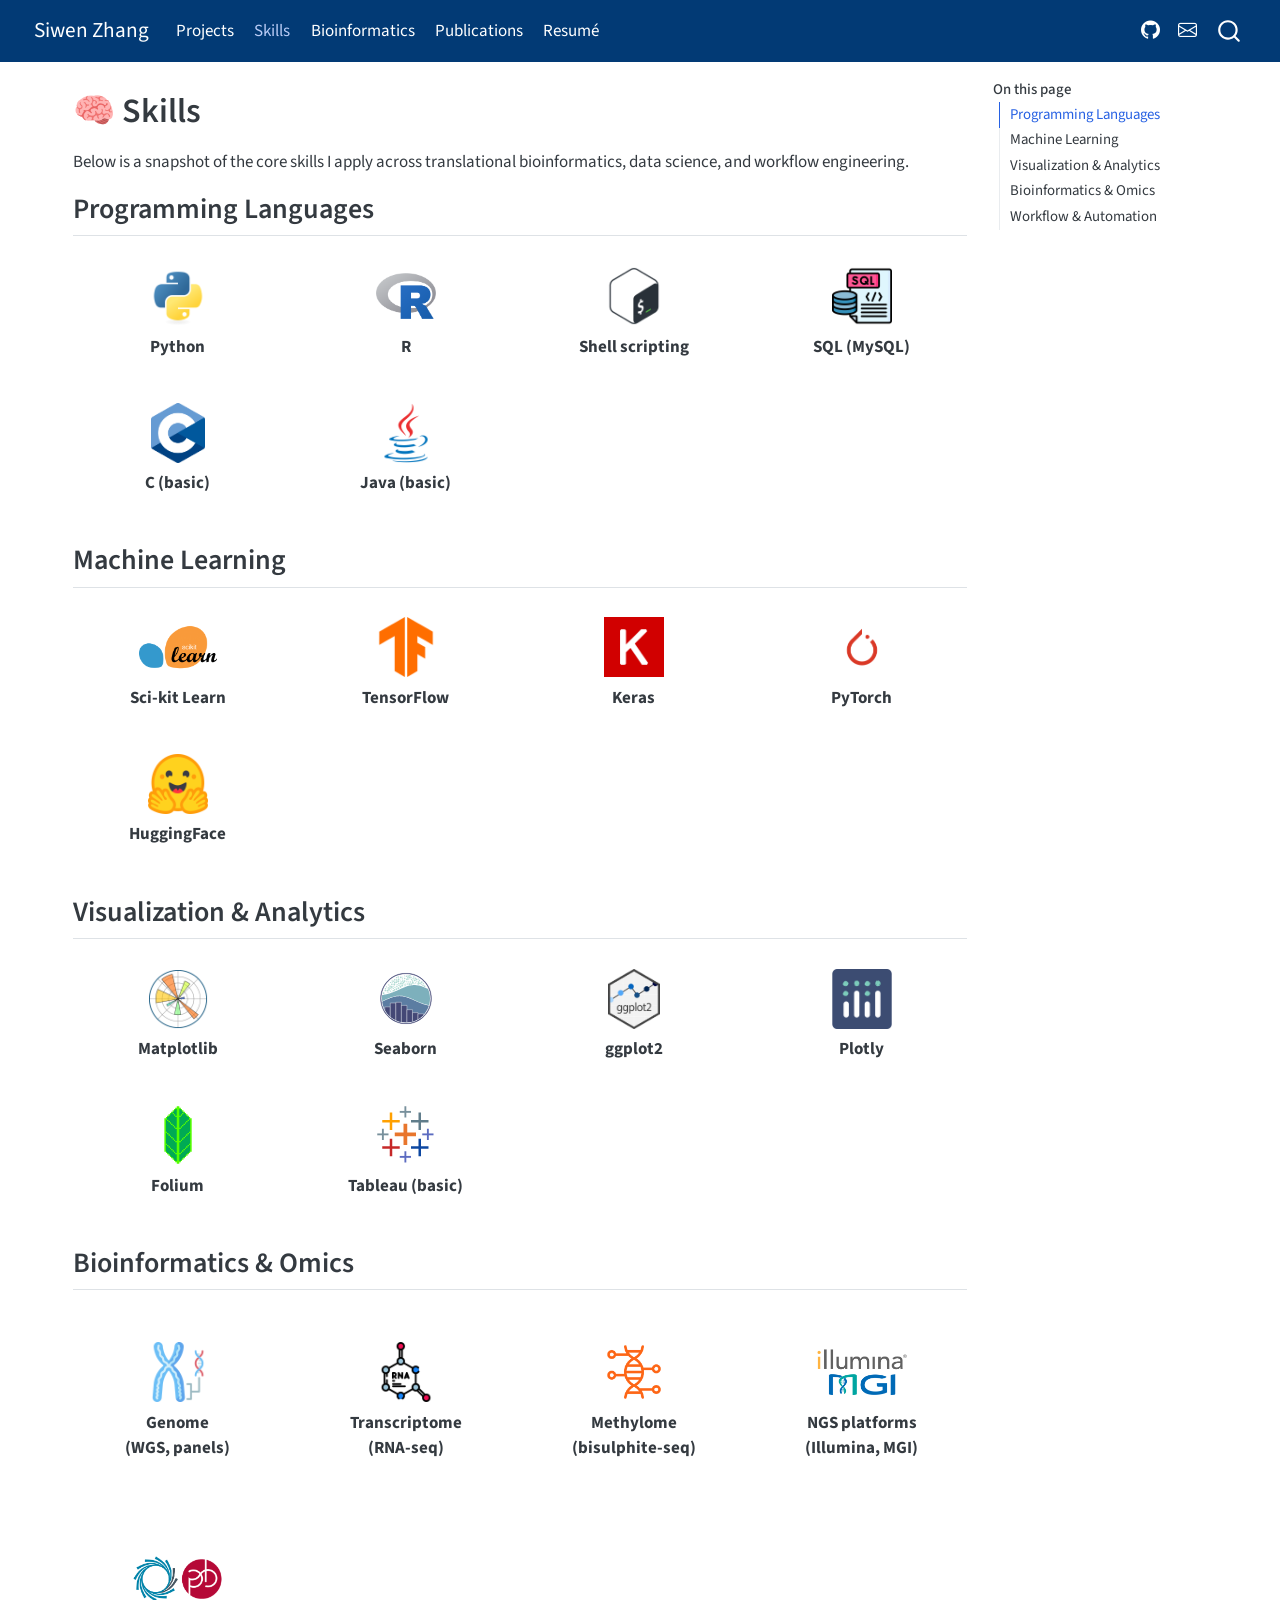
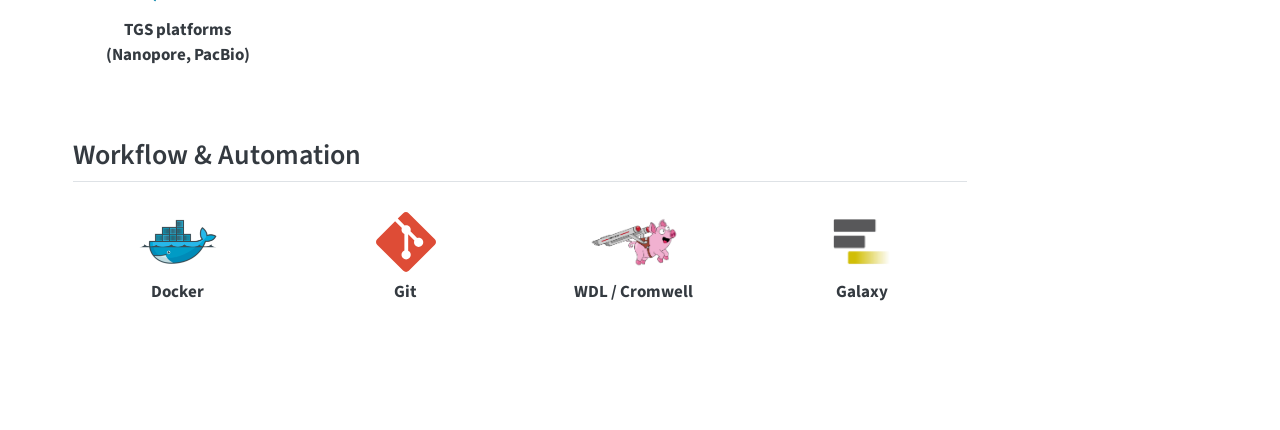
<file: docs/personal_skills.html>
<!DOCTYPE html>
<html xmlns="http://www.w3.org/1999/xhtml" lang="en" xml:lang="en"><head>

<meta charset="utf-8">
<meta name="generator" content="quarto-1.8.25">

<meta name="viewport" content="width=device-width, initial-scale=1.0, user-scalable=yes">


<title>🧠 Skills – Siwen Zhang</title>
<style>
code{white-space: pre-wrap;}
span.smallcaps{font-variant: small-caps;}
div.columns{display: flex; gap: min(4vw, 1.5em);}
div.column{flex: auto; overflow-x: auto;}
div.hanging-indent{margin-left: 1.5em; text-indent: -1.5em;}
ul.task-list{list-style: none;}
ul.task-list li input[type="checkbox"] {
  width: 0.8em;
  margin: 0 0.8em 0.2em -1em; /* quarto-specific, see https://github.com/quarto-dev/quarto-cli/issues/4556 */ 
  vertical-align: middle;
}
</style>


<script src="site_libs/quarto-nav/quarto-nav.js"></script>
<script src="site_libs/quarto-nav/headroom.min.js"></script>
<script src="site_libs/clipboard/clipboard.min.js"></script>
<script src="site_libs/quarto-search/autocomplete.umd.js"></script>
<script src="site_libs/quarto-search/fuse.min.js"></script>
<script src="site_libs/quarto-search/quarto-search.js"></script>
<meta name="quarto:offset" content="./">
<script src="site_libs/quarto-html/quarto.js" type="module"></script>
<script src="site_libs/quarto-html/tabsets/tabsets.js" type="module"></script>
<script src="site_libs/quarto-html/axe/axe-check.js" type="module"></script>
<script src="site_libs/quarto-html/popper.min.js"></script>
<script src="site_libs/quarto-html/tippy.umd.min.js"></script>
<script src="site_libs/quarto-html/anchor.min.js"></script>
<link href="site_libs/quarto-html/tippy.css" rel="stylesheet">
<link href="site_libs/quarto-html/quarto-syntax-highlighting-7b89279ff1a6dce999919e0e67d4d9ec.css" rel="stylesheet" id="quarto-text-highlighting-styles">
<script src="site_libs/bootstrap/bootstrap.min.js"></script>
<link href="site_libs/bootstrap/bootstrap-icons.css" rel="stylesheet">
<link href="site_libs/bootstrap/bootstrap-c04e0382e70b0cec29030d8874f2398e.min.css" rel="stylesheet" append-hash="true" id="quarto-bootstrap" data-mode="light">
<script id="quarto-search-options" type="application/json">{
  "location": "navbar",
  "copy-button": false,
  "collapse-after": 3,
  "panel-placement": "end",
  "type": "overlay",
  "limit": 50,
  "keyboard-shortcut": [
    "f",
    "/",
    "s"
  ],
  "show-item-context": false,
  "language": {
    "search-no-results-text": "No results",
    "search-matching-documents-text": "matching documents",
    "search-copy-link-title": "Copy link to search",
    "search-hide-matches-text": "Hide additional matches",
    "search-more-match-text": "more match in this document",
    "search-more-matches-text": "more matches in this document",
    "search-clear-button-title": "Clear",
    "search-text-placeholder": "",
    "search-detached-cancel-button-title": "Cancel",
    "search-submit-button-title": "Submit",
    "search-label": "Search"
  }
}</script>


<link rel="stylesheet" href="custom.css">
<link rel="stylesheet" href="styles.css">
</head>

<body class="nav-fixed quarto-light">

<div id="quarto-search-results"></div>
  <header id="quarto-header" class="headroom fixed-top">
    <nav class="navbar navbar-expand-lg " data-bs-theme="dark">
      <div class="navbar-container container-fluid">
      <div class="navbar-brand-container mx-auto">
    <a href="./index.html" class="navbar-brand navbar-brand-logo">
    </a>
    <a class="navbar-brand" href="./index.html">
    <span class="navbar-title">Siwen Zhang</span>
    </a>
  </div>
            <div id="quarto-search" class="" title="Search"></div>
          <button class="navbar-toggler" type="button" data-bs-toggle="collapse" data-bs-target="#navbarCollapse" aria-controls="navbarCollapse" role="menu" aria-expanded="false" aria-label="Toggle navigation" onclick="if (window.quartoToggleHeadroom) { window.quartoToggleHeadroom(); }">
  <span class="navbar-toggler-icon"></span>
</button>
          <div class="collapse navbar-collapse" id="navbarCollapse">
            <ul class="navbar-nav navbar-nav-scroll me-auto">
  <li class="nav-item">
    <a class="nav-link" href="./projects.html"> 
<span class="menu-text">Projects</span></a>
  </li>  
  <li class="nav-item">
    <a class="nav-link active" href="./personal_skills.html" aria-current="page"> 
<span class="menu-text">Skills</span></a>
  </li>  
  <li class="nav-item">
    <a class="nav-link" href="./bioinformatics.html"> 
<span class="menu-text">Bioinformatics</span></a>
  </li>  
  <li class="nav-item">
    <a class="nav-link" href="./publications.html"> 
<span class="menu-text">Publications</span></a>
  </li>  
  <li class="nav-item">
    <a class="nav-link" href="./curriculum.html"> 
<span class="menu-text">Resumé</span></a>
  </li>  
</ul>
            <ul class="navbar-nav navbar-nav-scroll ms-auto">
  <li class="nav-item compact">
    <a class="nav-link" href="https://github.com/ssswzh"> <i class="bi bi-github" role="img">
</i> 
<span class="menu-text"></span></a>
  </li>  
  <li class="nav-item compact">
    <a class="nav-link" href="mailto:aristazhang521@outlook.com"> <i class="bi bi-envelope" role="img">
</i> 
<span class="menu-text"></span></a>
  </li>  
</ul>
          </div> <!-- /navcollapse -->
            <div class="quarto-navbar-tools">
</div>
      </div> <!-- /container-fluid -->
    </nav>
</header>
<!-- content -->
<div id="quarto-content" class="quarto-container page-columns page-rows-contents page-layout-full page-navbar">
<!-- sidebar -->
<!-- margin-sidebar -->
    <div id="quarto-margin-sidebar" class="sidebar margin-sidebar">
        <nav id="TOC" role="doc-toc" class="toc-active">
    <h2 id="toc-title">On this page</h2>
   
  <ul>
  <li><a href="#programming-languages" id="toc-programming-languages" class="nav-link active" data-scroll-target="#programming-languages">Programming Languages</a></li>
  <li><a href="#machine-learning" id="toc-machine-learning" class="nav-link" data-scroll-target="#machine-learning">Machine Learning</a></li>
  <li><a href="#visualization-analytics" id="toc-visualization-analytics" class="nav-link" data-scroll-target="#visualization-analytics">Visualization &amp; Analytics</a></li>
  <li><a href="#bioinformatics-omics" id="toc-bioinformatics-omics" class="nav-link" data-scroll-target="#bioinformatics-omics">Bioinformatics &amp; Omics</a></li>
  <li><a href="#workflow-automation" id="toc-workflow-automation" class="nav-link" data-scroll-target="#workflow-automation">Workflow &amp; Automation</a></li>
  </ul>
</nav>
    </div>
<!-- main -->
<main class="content column-page-left" id="quarto-document-content">

<header id="title-block-header" class="quarto-title-block default">
<div class="quarto-title">
<h1 class="title">🧠 Skills</h1>
</div>



<div class="quarto-title-meta column-page-left">

    
  
    
  </div>
  


</header>


<p>Below is a snapshot of the core skills I apply across translational bioinformatics, data science, and workflow engineering.</p>
<style>
.skill-grid {
  display: grid;
  grid-template-columns: repeat(4, minmax(0, 1fr));
  gap: 1rem;
  margin-bottom: 2rem;
}
.skill-card {
  text-align: center;
  padding: 0.75rem;
  border-radius: 0.75rem;
  display: flex;
  flex-direction: column;
  justify-content: center;
  background: #fff;
}
.skill-card img {
  width: 60px;
  height: 60px;
  object-fit: contain;
  margin: 0 auto 0.5rem;
}
.skill-grid.bio-grid {
  grid-template-columns: repeat(4, minmax(0, 1fr));
}
.skill-grid.bio-grid .skill-card {
  min-height: 190px;
}
</style>
<section id="programming-languages" class="level2">
<h2 class="anchored" data-anchor-id="programming-languages">Programming Languages</h2>
<div class="skill-grid">
  <div class="skill-card">
    <img src="./assets/skills/logo-programming-python.png" alt="Python icon">
    <strong>Python</strong>
  </div>
  <div class="skill-card">
    <img src="./assets/skills/logo-programming-Rlanguage.png" alt="R icon">
    <strong>R</strong>
  </div>
  <div class="skill-card">
    <img src="./assets/skills/logo-programming-shell.png" alt="Shell icon">
    <strong>Shell scripting</strong>
  </div>
  <div class="skill-card">
    <img src="./assets/skills/logo-programming-sql.png" alt="SQL icon">
    <strong>SQL (MySQL)</strong>
  </div>
  <div class="skill-card">
    <img src="./assets/skills/logo-programming-CLanguage.png" alt="C icon">
    <strong>C (basic)</strong>
  </div>
    <div class="skill-card">
    <img src="./assets/skills/logo-programming-Java.png" alt="Java icon">
    <strong>Java (basic)</strong>
  </div>
</div>
</section>
<section id="machine-learning" class="level2">
<h2 class="anchored" data-anchor-id="machine-learning">Machine Learning</h2>
<div class="skill-grid">
  <div class="skill-card">
    <img src="./assets/skills/logo-ML-scikit_learn.png" alt="Sklearn icon" style="width:78px">
    <strong>Sci-kit Learn</strong>
  </div>
  <div class="skill-card">
    <img src="./assets/skills/logo-ML-TensorFlow.png" alt="TensorFlow icon">
    <strong>TensorFlow</strong>
  </div>
  <div class="skill-card">
    <img src="./assets/skills/logo-ML-Keras.png" alt="Keras icon">
    <strong>Keras</strong>
  </div>
  <div class="skill-card">
    <img src="./assets/skills/logo-ML-pytorch.png" alt="PyTorch icon" style="width:78px">
    <strong>PyTorch</strong>
  </div>
  <div class="skill-card">
    <img src="./assets/skills/logo-ML-huggingface.png" alt="HuggingFace icon">
    <strong>HuggingFace</strong>
  </div>
</div>
</section>
<section id="visualization-analytics" class="level2">
<h2 class="anchored" data-anchor-id="visualization-analytics">Visualization &amp; Analytics</h2>
<div class="skill-grid">
  <div class="skill-card">
    <img src="./assets/skills/logo-visual-matplotlib.png" alt="Matplotlib icon">
    <strong>Matplotlib</strong>
  </div>
  <div class="skill-card">
    <img src="./assets/skills/logo-visual-seaborn.svg" alt="Seaborn icon">
    <strong>Seaborn</strong>
  </div>
  <div class="skill-card">
    <img src="./assets/skills/logo-visual-ggplot2.png" alt="ggplot2 icon">
    <strong>ggplot2</strong>
  </div>
  <div class="skill-card">
    <img src="./assets/skills/logo-visual-Ploty.png" alt="Plotly icon">
    <strong>Plotly</strong>
  </div>
  <div class="skill-card">
    <img src="./assets/skills/logo-visual-folium.png" alt="Folium icon">
    <strong>Folium</strong>
  </div>
  <div class="skill-card">
    <img src="./assets/skills/logo-visual-tableau.png" alt="Tableau icon">
    <strong>Tableau (basic)</strong>
  </div>
</div>
</section>
<section id="bioinformatics-omics" class="level2">
<h2 class="anchored" data-anchor-id="bioinformatics-omics">Bioinformatics &amp; Omics</h2>
<div class="skill-grid bio-grid">
  <div class="skill-card">
    <img src="./assets/skills/logo-bioinfo-genome.png" alt="Genome icon">
    <strong>Genome<br>(WGS, panels)</strong>
  </div>
  <div class="skill-card">
    <img src="./assets/skills/logo-bioinfo-transcriptome.png" alt="Transcriptome icon">
    <strong>Transcriptome<br>(RNA-seq)</strong>
  </div>
  <div class="skill-card">
    <img src="./assets/skills/logo-bioinfo-methylome.png" alt="Methylome icon">
    <strong>Methylome<br>(bisulphite-seq)</strong>
  </div>
  <div class="skill-card">
    <img src="./assets/skills/logo-bioinfo-NGS.png" alt="NGS icon" style="width:90px">
    <strong>NGS platforms<br>(Illumina, MGI)</strong>
  </div>
  <div class="skill-card">
    <img src="./assets/skills/logo-bioinfo-TGS.png" alt="TGS icon" style="width:90px">
    <strong>TGS platforms<br>(Nanopore, PacBio)</strong>
  </div>
</div>
</section>
<section id="workflow-automation" class="level2">
<h2 class="anchored" data-anchor-id="workflow-automation">Workflow &amp; Automation</h2>
<div class="skill-grid">
  <div class="skill-card">
    <img src="./assets/skills/logo-workflow-docker.png" alt="Docker icon" style="width:78px">
    <strong>Docker</strong>
  </div>
  <div class="skill-card">
    <img src="./assets/skills/logo-workflow-git.svg" alt="Git icon">
    <strong>Git</strong>
  </div>
  <div class="skill-card">
    <img src="./assets/skills/logo-workflow-wdl_cromwell.png" alt="WDL icon" style="width:90px">
    <strong>WDL / Cromwell</strong>
  </div>
  <div class="skill-card">
    <img src="./assets/skills/logo-workflow-galaxy_project.png" alt="Galaxy icon">
    <strong>Galaxy</strong>
  </div>
</div>


</section>

</main> <!-- /main -->
<script id="quarto-html-after-body" type="application/javascript">
  window.document.addEventListener("DOMContentLoaded", function (event) {
    const icon = "";
    const anchorJS = new window.AnchorJS();
    anchorJS.options = {
      placement: 'right',
      icon: icon
    };
    anchorJS.add('.anchored');
    const isCodeAnnotation = (el) => {
      for (const clz of el.classList) {
        if (clz.startsWith('code-annotation-')) {                     
          return true;
        }
      }
      return false;
    }
    const onCopySuccess = function(e) {
      // button target
      const button = e.trigger;
      // don't keep focus
      button.blur();
      // flash "checked"
      button.classList.add('code-copy-button-checked');
      var currentTitle = button.getAttribute("title");
      button.setAttribute("title", "Copied!");
      let tooltip;
      if (window.bootstrap) {
        button.setAttribute("data-bs-toggle", "tooltip");
        button.setAttribute("data-bs-placement", "left");
        button.setAttribute("data-bs-title", "Copied!");
        tooltip = new bootstrap.Tooltip(button, 
          { trigger: "manual", 
            customClass: "code-copy-button-tooltip",
            offset: [0, -8]});
        tooltip.show();    
      }
      setTimeout(function() {
        if (tooltip) {
          tooltip.hide();
          button.removeAttribute("data-bs-title");
          button.removeAttribute("data-bs-toggle");
          button.removeAttribute("data-bs-placement");
        }
        button.setAttribute("title", currentTitle);
        button.classList.remove('code-copy-button-checked');
      }, 1000);
      // clear code selection
      e.clearSelection();
    }
    const getTextToCopy = function(trigger) {
      const outerScaffold = trigger.parentElement.cloneNode(true);
      const codeEl = outerScaffold.querySelector('code');
      for (const childEl of codeEl.children) {
        if (isCodeAnnotation(childEl)) {
          childEl.remove();
        }
      }
      return codeEl.innerText;
    }
    const clipboard = new window.ClipboardJS('.code-copy-button:not([data-in-quarto-modal])', {
      text: getTextToCopy
    });
    clipboard.on('success', onCopySuccess);
    if (window.document.getElementById('quarto-embedded-source-code-modal')) {
      const clipboardModal = new window.ClipboardJS('.code-copy-button[data-in-quarto-modal]', {
        text: getTextToCopy,
        container: window.document.getElementById('quarto-embedded-source-code-modal')
      });
      clipboardModal.on('success', onCopySuccess);
    }
      var localhostRegex = new RegExp(/^(?:http|https):\/\/localhost\:?[0-9]*\//);
      var mailtoRegex = new RegExp(/^mailto:/);
        var filterRegex = new RegExp('/' + window.location.host + '/');
      var isInternal = (href) => {
          return filterRegex.test(href) || localhostRegex.test(href) || mailtoRegex.test(href);
      }
      // Inspect non-navigation links and adorn them if external
     var links = window.document.querySelectorAll('a[href]:not(.nav-link):not(.navbar-brand):not(.toc-action):not(.sidebar-link):not(.sidebar-item-toggle):not(.pagination-link):not(.no-external):not([aria-hidden]):not(.dropdown-item):not(.quarto-navigation-tool):not(.about-link)');
      for (var i=0; i<links.length; i++) {
        const link = links[i];
        if (!isInternal(link.href)) {
          // undo the damage that might have been done by quarto-nav.js in the case of
          // links that we want to consider external
          if (link.dataset.originalHref !== undefined) {
            link.href = link.dataset.originalHref;
          }
        }
      }
    function tippyHover(el, contentFn, onTriggerFn, onUntriggerFn) {
      const config = {
        allowHTML: true,
        maxWidth: 500,
        delay: 100,
        arrow: false,
        appendTo: function(el) {
            return el.parentElement;
        },
        interactive: true,
        interactiveBorder: 10,
        theme: 'quarto',
        placement: 'bottom-start',
      };
      if (contentFn) {
        config.content = contentFn;
      }
      if (onTriggerFn) {
        config.onTrigger = onTriggerFn;
      }
      if (onUntriggerFn) {
        config.onUntrigger = onUntriggerFn;
      }
      window.tippy(el, config); 
    }
    const noterefs = window.document.querySelectorAll('a[role="doc-noteref"]');
    for (var i=0; i<noterefs.length; i++) {
      const ref = noterefs[i];
      tippyHover(ref, function() {
        // use id or data attribute instead here
        let href = ref.getAttribute('data-footnote-href') || ref.getAttribute('href');
        try { href = new URL(href).hash; } catch {}
        const id = href.replace(/^#\/?/, "");
        const note = window.document.getElementById(id);
        if (note) {
          return note.innerHTML;
        } else {
          return "";
        }
      });
    }
    const xrefs = window.document.querySelectorAll('a.quarto-xref');
    const processXRef = (id, note) => {
      // Strip column container classes
      const stripColumnClz = (el) => {
        el.classList.remove("page-full", "page-columns");
        if (el.children) {
          for (const child of el.children) {
            stripColumnClz(child);
          }
        }
      }
      stripColumnClz(note)
      if (id === null || id.startsWith('sec-')) {
        // Special case sections, only their first couple elements
        const container = document.createElement("div");
        if (note.children && note.children.length > 2) {
          container.appendChild(note.children[0].cloneNode(true));
          for (let i = 1; i < note.children.length; i++) {
            const child = note.children[i];
            if (child.tagName === "P" && child.innerText === "") {
              continue;
            } else {
              container.appendChild(child.cloneNode(true));
              break;
            }
          }
          if (window.Quarto?.typesetMath) {
            window.Quarto.typesetMath(container);
          }
          return container.innerHTML
        } else {
          if (window.Quarto?.typesetMath) {
            window.Quarto.typesetMath(note);
          }
          return note.innerHTML;
        }
      } else {
        // Remove any anchor links if they are present
        const anchorLink = note.querySelector('a.anchorjs-link');
        if (anchorLink) {
          anchorLink.remove();
        }
        if (window.Quarto?.typesetMath) {
          window.Quarto.typesetMath(note);
        }
        if (note.classList.contains("callout")) {
          return note.outerHTML;
        } else {
          return note.innerHTML;
        }
      }
    }
    for (var i=0; i<xrefs.length; i++) {
      const xref = xrefs[i];
      tippyHover(xref, undefined, function(instance) {
        instance.disable();
        let url = xref.getAttribute('href');
        let hash = undefined; 
        if (url.startsWith('#')) {
          hash = url;
        } else {
          try { hash = new URL(url).hash; } catch {}
        }
        if (hash) {
          const id = hash.replace(/^#\/?/, "");
          const note = window.document.getElementById(id);
          if (note !== null) {
            try {
              const html = processXRef(id, note.cloneNode(true));
              instance.setContent(html);
            } finally {
              instance.enable();
              instance.show();
            }
          } else {
            // See if we can fetch this
            fetch(url.split('#')[0])
            .then(res => res.text())
            .then(html => {
              const parser = new DOMParser();
              const htmlDoc = parser.parseFromString(html, "text/html");
              const note = htmlDoc.getElementById(id);
              if (note !== null) {
                const html = processXRef(id, note);
                instance.setContent(html);
              } 
            }).finally(() => {
              instance.enable();
              instance.show();
            });
          }
        } else {
          // See if we can fetch a full url (with no hash to target)
          // This is a special case and we should probably do some content thinning / targeting
          fetch(url)
          .then(res => res.text())
          .then(html => {
            const parser = new DOMParser();
            const htmlDoc = parser.parseFromString(html, "text/html");
            const note = htmlDoc.querySelector('main.content');
            if (note !== null) {
              // This should only happen for chapter cross references
              // (since there is no id in the URL)
              // remove the first header
              if (note.children.length > 0 && note.children[0].tagName === "HEADER") {
                note.children[0].remove();
              }
              const html = processXRef(null, note);
              instance.setContent(html);
            } 
          }).finally(() => {
            instance.enable();
            instance.show();
          });
        }
      }, function(instance) {
      });
    }
        let selectedAnnoteEl;
        const selectorForAnnotation = ( cell, annotation) => {
          let cellAttr = 'data-code-cell="' + cell + '"';
          let lineAttr = 'data-code-annotation="' +  annotation + '"';
          const selector = 'span[' + cellAttr + '][' + lineAttr + ']';
          return selector;
        }
        const selectCodeLines = (annoteEl) => {
          const doc = window.document;
          const targetCell = annoteEl.getAttribute("data-target-cell");
          const targetAnnotation = annoteEl.getAttribute("data-target-annotation");
          const annoteSpan = window.document.querySelector(selectorForAnnotation(targetCell, targetAnnotation));
          const lines = annoteSpan.getAttribute("data-code-lines").split(",");
          const lineIds = lines.map((line) => {
            return targetCell + "-" + line;
          })
          let top = null;
          let height = null;
          let parent = null;
          if (lineIds.length > 0) {
              //compute the position of the single el (top and bottom and make a div)
              const el = window.document.getElementById(lineIds[0]);
              top = el.offsetTop;
              height = el.offsetHeight;
              parent = el.parentElement.parentElement;
            if (lineIds.length > 1) {
              const lastEl = window.document.getElementById(lineIds[lineIds.length - 1]);
              const bottom = lastEl.offsetTop + lastEl.offsetHeight;
              height = bottom - top;
            }
            if (top !== null && height !== null && parent !== null) {
              // cook up a div (if necessary) and position it 
              let div = window.document.getElementById("code-annotation-line-highlight");
              if (div === null) {
                div = window.document.createElement("div");
                div.setAttribute("id", "code-annotation-line-highlight");
                div.style.position = 'absolute';
                parent.appendChild(div);
              }
              div.style.top = top - 2 + "px";
              div.style.height = height + 4 + "px";
              div.style.left = 0;
              let gutterDiv = window.document.getElementById("code-annotation-line-highlight-gutter");
              if (gutterDiv === null) {
                gutterDiv = window.document.createElement("div");
                gutterDiv.setAttribute("id", "code-annotation-line-highlight-gutter");
                gutterDiv.style.position = 'absolute';
                const codeCell = window.document.getElementById(targetCell);
                const gutter = codeCell.querySelector('.code-annotation-gutter');
                gutter.appendChild(gutterDiv);
              }
              gutterDiv.style.top = top - 2 + "px";
              gutterDiv.style.height = height + 4 + "px";
            }
            selectedAnnoteEl = annoteEl;
          }
        };
        const unselectCodeLines = () => {
          const elementsIds = ["code-annotation-line-highlight", "code-annotation-line-highlight-gutter"];
          elementsIds.forEach((elId) => {
            const div = window.document.getElementById(elId);
            if (div) {
              div.remove();
            }
          });
          selectedAnnoteEl = undefined;
        };
          // Handle positioning of the toggle
      window.addEventListener(
        "resize",
        throttle(() => {
          elRect = undefined;
          if (selectedAnnoteEl) {
            selectCodeLines(selectedAnnoteEl);
          }
        }, 10)
      );
      function throttle(fn, ms) {
      let throttle = false;
      let timer;
        return (...args) => {
          if(!throttle) { // first call gets through
              fn.apply(this, args);
              throttle = true;
          } else { // all the others get throttled
              if(timer) clearTimeout(timer); // cancel #2
              timer = setTimeout(() => {
                fn.apply(this, args);
                timer = throttle = false;
              }, ms);
          }
        };
      }
        // Attach click handler to the DT
        const annoteDls = window.document.querySelectorAll('dt[data-target-cell]');
        for (const annoteDlNode of annoteDls) {
          annoteDlNode.addEventListener('click', (event) => {
            const clickedEl = event.target;
            if (clickedEl !== selectedAnnoteEl) {
              unselectCodeLines();
              const activeEl = window.document.querySelector('dt[data-target-cell].code-annotation-active');
              if (activeEl) {
                activeEl.classList.remove('code-annotation-active');
              }
              selectCodeLines(clickedEl);
              clickedEl.classList.add('code-annotation-active');
            } else {
              // Unselect the line
              unselectCodeLines();
              clickedEl.classList.remove('code-annotation-active');
            }
          });
        }
    const findCites = (el) => {
      const parentEl = el.parentElement;
      if (parentEl) {
        const cites = parentEl.dataset.cites;
        if (cites) {
          return {
            el,
            cites: cites.split(' ')
          };
        } else {
          return findCites(el.parentElement)
        }
      } else {
        return undefined;
      }
    };
    var bibliorefs = window.document.querySelectorAll('a[role="doc-biblioref"]');
    for (var i=0; i<bibliorefs.length; i++) {
      const ref = bibliorefs[i];
      const citeInfo = findCites(ref);
      if (citeInfo) {
        tippyHover(citeInfo.el, function() {
          var popup = window.document.createElement('div');
          citeInfo.cites.forEach(function(cite) {
            var citeDiv = window.document.createElement('div');
            citeDiv.classList.add('hanging-indent');
            citeDiv.classList.add('csl-entry');
            var biblioDiv = window.document.getElementById('ref-' + cite);
            if (biblioDiv) {
              citeDiv.innerHTML = biblioDiv.innerHTML;
            }
            popup.appendChild(citeDiv);
          });
          return popup.innerHTML;
        });
      }
    }
  });
  </script>
</div> <!-- /content -->




</body></html>
</file>
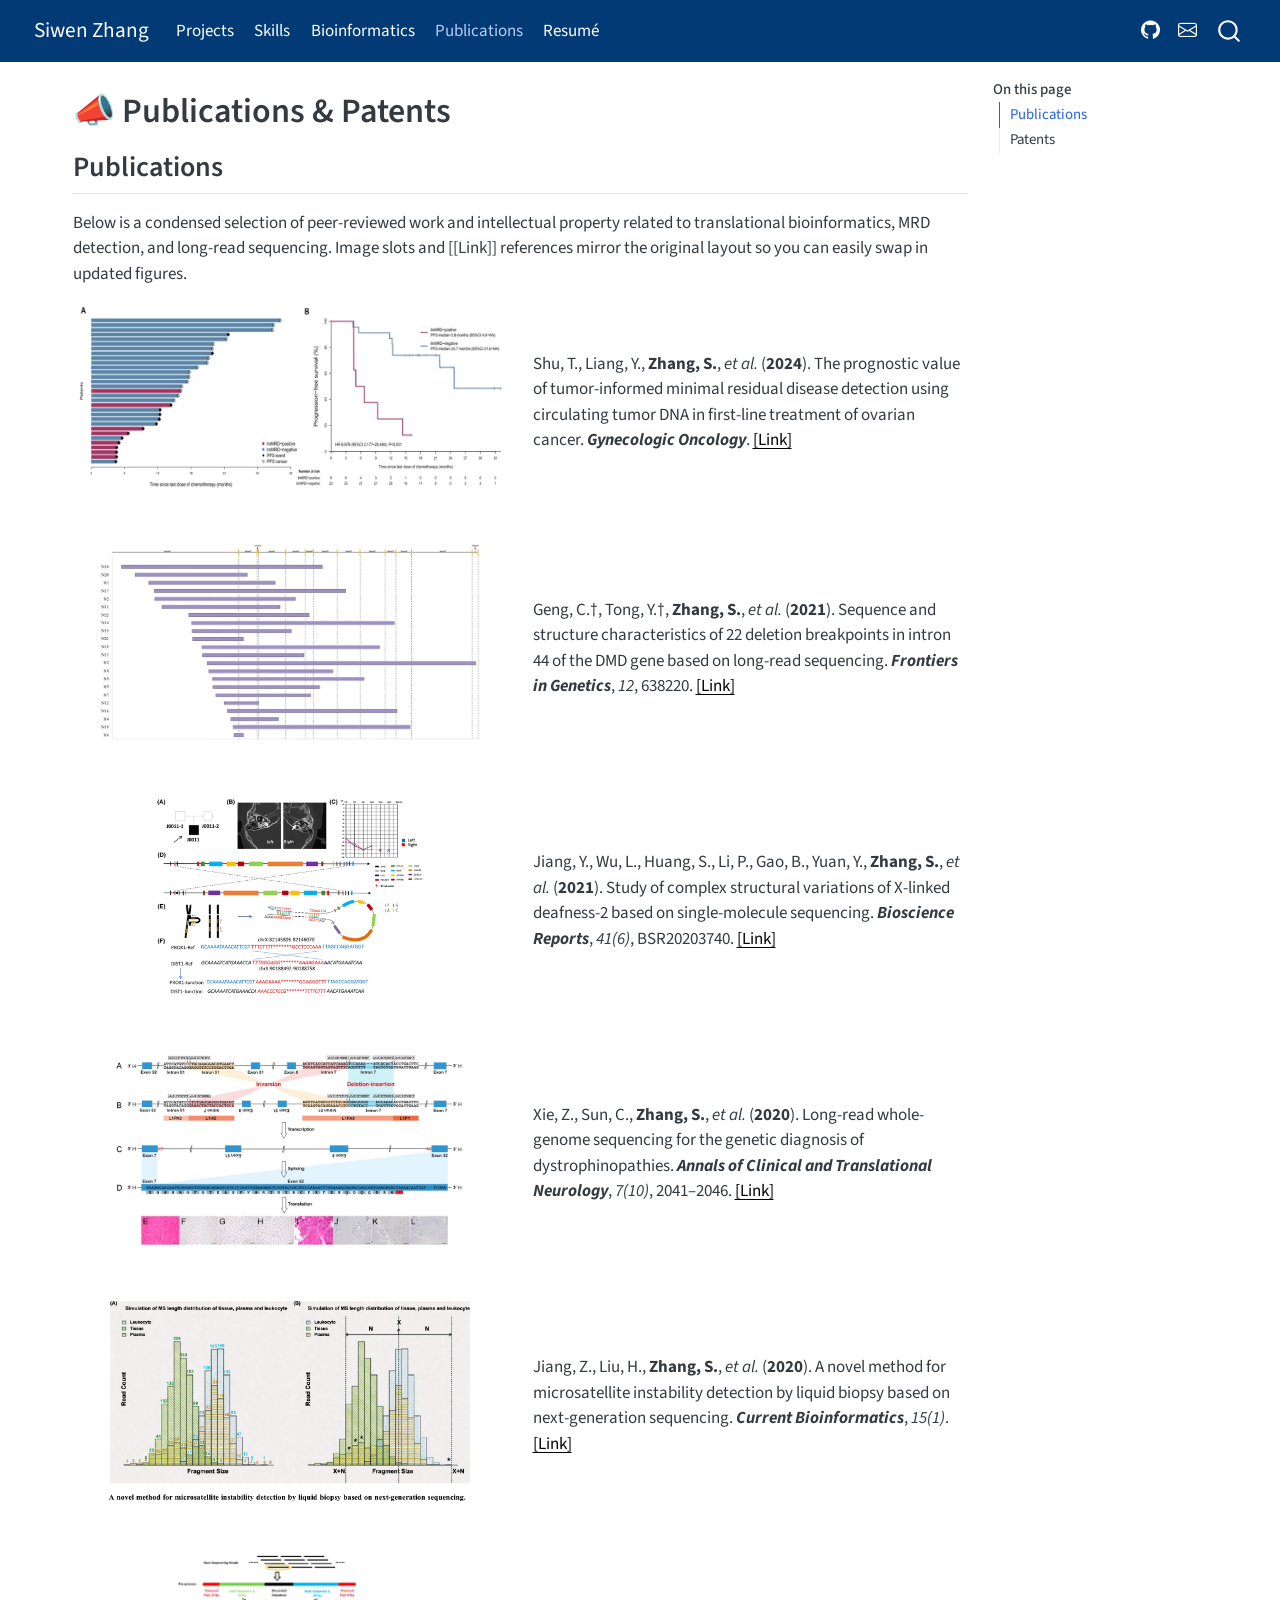
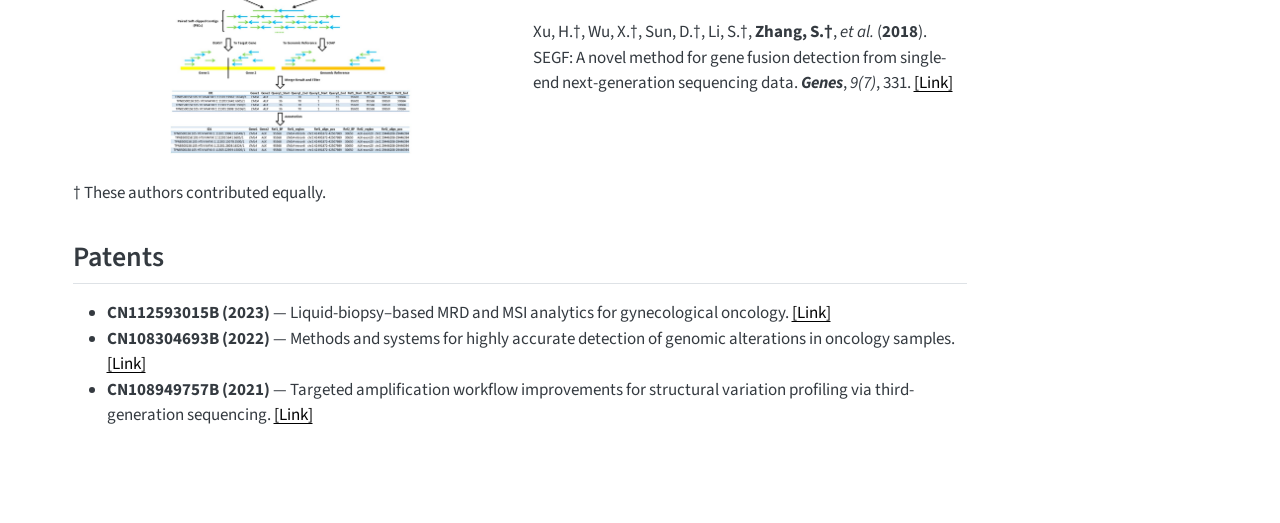
<file: docs/publications.html>
<!DOCTYPE html>
<html xmlns="http://www.w3.org/1999/xhtml" lang="en" xml:lang="en"><head>

<meta charset="utf-8">
<meta name="generator" content="quarto-1.8.25">

<meta name="viewport" content="width=device-width, initial-scale=1.0, user-scalable=yes">


<title>📣 Publications &amp; Patents – Siwen Zhang</title>
<style>
code{white-space: pre-wrap;}
span.smallcaps{font-variant: small-caps;}
div.columns{display: flex; gap: min(4vw, 1.5em);}
div.column{flex: auto; overflow-x: auto;}
div.hanging-indent{margin-left: 1.5em; text-indent: -1.5em;}
ul.task-list{list-style: none;}
ul.task-list li input[type="checkbox"] {
  width: 0.8em;
  margin: 0 0.8em 0.2em -1em; /* quarto-specific, see https://github.com/quarto-dev/quarto-cli/issues/4556 */ 
  vertical-align: middle;
}
</style>


<script src="site_libs/quarto-nav/quarto-nav.js"></script>
<script src="site_libs/quarto-nav/headroom.min.js"></script>
<script src="site_libs/clipboard/clipboard.min.js"></script>
<script src="site_libs/quarto-search/autocomplete.umd.js"></script>
<script src="site_libs/quarto-search/fuse.min.js"></script>
<script src="site_libs/quarto-search/quarto-search.js"></script>
<meta name="quarto:offset" content="./">
<script src="site_libs/quarto-html/quarto.js" type="module"></script>
<script src="site_libs/quarto-html/tabsets/tabsets.js" type="module"></script>
<script src="site_libs/quarto-html/axe/axe-check.js" type="module"></script>
<script src="site_libs/quarto-html/popper.min.js"></script>
<script src="site_libs/quarto-html/tippy.umd.min.js"></script>
<script src="site_libs/quarto-html/anchor.min.js"></script>
<link href="site_libs/quarto-html/tippy.css" rel="stylesheet">
<link href="site_libs/quarto-html/quarto-syntax-highlighting-7b89279ff1a6dce999919e0e67d4d9ec.css" rel="stylesheet" id="quarto-text-highlighting-styles">
<script src="site_libs/bootstrap/bootstrap.min.js"></script>
<link href="site_libs/bootstrap/bootstrap-icons.css" rel="stylesheet">
<link href="site_libs/bootstrap/bootstrap-c04e0382e70b0cec29030d8874f2398e.min.css" rel="stylesheet" append-hash="true" id="quarto-bootstrap" data-mode="light">
<script id="quarto-search-options" type="application/json">{
  "location": "navbar",
  "copy-button": false,
  "collapse-after": 3,
  "panel-placement": "end",
  "type": "overlay",
  "limit": 50,
  "keyboard-shortcut": [
    "f",
    "/",
    "s"
  ],
  "show-item-context": false,
  "language": {
    "search-no-results-text": "No results",
    "search-matching-documents-text": "matching documents",
    "search-copy-link-title": "Copy link to search",
    "search-hide-matches-text": "Hide additional matches",
    "search-more-match-text": "more match in this document",
    "search-more-matches-text": "more matches in this document",
    "search-clear-button-title": "Clear",
    "search-text-placeholder": "",
    "search-detached-cancel-button-title": "Cancel",
    "search-submit-button-title": "Submit",
    "search-label": "Search"
  }
}</script>


<link rel="stylesheet" href="custom.css">
<link rel="stylesheet" href="styles.css">
</head>

<body class="nav-fixed quarto-light">

<div id="quarto-search-results"></div>
  <header id="quarto-header" class="headroom fixed-top">
    <nav class="navbar navbar-expand-lg " data-bs-theme="dark">
      <div class="navbar-container container-fluid">
      <div class="navbar-brand-container mx-auto">
    <a href="./index.html" class="navbar-brand navbar-brand-logo">
    </a>
    <a class="navbar-brand" href="./index.html">
    <span class="navbar-title">Siwen Zhang</span>
    </a>
  </div>
            <div id="quarto-search" class="" title="Search"></div>
          <button class="navbar-toggler" type="button" data-bs-toggle="collapse" data-bs-target="#navbarCollapse" aria-controls="navbarCollapse" role="menu" aria-expanded="false" aria-label="Toggle navigation" onclick="if (window.quartoToggleHeadroom) { window.quartoToggleHeadroom(); }">
  <span class="navbar-toggler-icon"></span>
</button>
          <div class="collapse navbar-collapse" id="navbarCollapse">
            <ul class="navbar-nav navbar-nav-scroll me-auto">
  <li class="nav-item">
    <a class="nav-link" href="./projects.html"> 
<span class="menu-text">Projects</span></a>
  </li>  
  <li class="nav-item">
    <a class="nav-link" href="./personal_skills.html"> 
<span class="menu-text">Skills</span></a>
  </li>  
  <li class="nav-item">
    <a class="nav-link" href="./bioinformatics.html"> 
<span class="menu-text">Bioinformatics</span></a>
  </li>  
  <li class="nav-item">
    <a class="nav-link active" href="./publications.html" aria-current="page"> 
<span class="menu-text">Publications</span></a>
  </li>  
  <li class="nav-item">
    <a class="nav-link" href="./curriculum.html"> 
<span class="menu-text">Resumé</span></a>
  </li>  
</ul>
            <ul class="navbar-nav navbar-nav-scroll ms-auto">
  <li class="nav-item compact">
    <a class="nav-link" href="https://github.com/ssswzh"> <i class="bi bi-github" role="img">
</i> 
<span class="menu-text"></span></a>
  </li>  
  <li class="nav-item compact">
    <a class="nav-link" href="mailto:aristazhang521@outlook.com"> <i class="bi bi-envelope" role="img">
</i> 
<span class="menu-text"></span></a>
  </li>  
</ul>
          </div> <!-- /navcollapse -->
            <div class="quarto-navbar-tools">
</div>
      </div> <!-- /container-fluid -->
    </nav>
</header>
<!-- content -->
<div id="quarto-content" class="quarto-container page-columns page-rows-contents page-layout-full page-navbar">
<!-- sidebar -->
<!-- margin-sidebar -->
    <div id="quarto-margin-sidebar" class="sidebar margin-sidebar">
        <nav id="TOC" role="doc-toc" class="toc-active">
    <h2 id="toc-title">On this page</h2>
   
  <ul>
  <li><a href="#publications" id="toc-publications" class="nav-link active" data-scroll-target="#publications">Publications</a></li>
  <li><a href="#patents" id="toc-patents" class="nav-link" data-scroll-target="#patents">Patents</a></li>
  </ul>
</nav>
    </div>
<!-- main -->
<main class="content column-page-left" id="quarto-document-content">

<header id="title-block-header" class="quarto-title-block default">
<div class="quarto-title">
<h1 class="title">📣 Publications &amp; Patents</h1>
</div>



<div class="quarto-title-meta column-page-left">

    
  
    
  </div>
  


</header>


<section id="publications" class="level2">
<h2 class="anchored" data-anchor-id="publications">Publications</h2>
<p>Below is a condensed selection of peer-reviewed work and intellectual property related to translational bioinformatics, MRD detection, and long-read sequencing. Image slots and [[Link]] references mirror the original layout so you can easily swap in updated figures.</p>
<div class="grid">
<div class="g-col-12 g-col-md-6">
<p><a href="https://doi.org/10.1016/j.ygyno.2024.11.002"><img src="./assets/pictures/publication-2024-ovarian_MRD.jpg" class="img-fluid"></a></p>
</div>
<div class="g-col-12 g-col-md-6">
<p>Shu, T., Liang, Y., <strong>Zhang, S.</strong>, <em>et al.</em> (<strong>2024</strong>). The prognostic value of tumor-informed minimal residual disease detection using circulating tumor DNA in first-line treatment of ovarian cancer. <strong><em>Gynecologic Oncology</em></strong>. <a href="https://doi.org/10.1016/j.ygyno.2024.11.002">[Link]</a></p>
</div>
<div class="g-col-12 g-col-md-6">
<p><a href="https://doi.org/10.3389/fgene.2021.638220"><img src="./assets/pictures/publication-2021-DMD_intron44.jpg" class="img-fluid"></a></p>
</div>
<div class="g-col-12 g-col-md-6">
<p>Geng, C.†, Tong, Y.†, <strong>Zhang, S.</strong>, <em>et al.</em> (<strong>2021</strong>). Sequence and structure characteristics of 22 deletion breakpoints in intron 44 of the DMD gene based on long-read sequencing. <strong><em>Frontiers in Genetics</em></strong>, <em>12</em>, 638220. <a href="https://doi.org/10.3389/fgene.2021.638220">[Link]</a></p>
</div>
<div class="g-col-12 g-col-md-6">
<p><a href="https://doi.org/10.1042/BSR20203740"><img src="./assets/pictures/publication-2021-xlinked-deafness.jpg" class="img-fluid"></a></p>
</div>
<div class="g-col-12 g-col-md-6">
<p>Jiang, Y., Wu, L., Huang, S., Li, P., Gao, B., Yuan, Y., <strong>Zhang, S.</strong>, <em>et al.</em> (<strong>2021</strong>). Study of complex structural variations of X-linked deafness-2 based on single-molecule sequencing. <strong><em>Bioscience Reports</em></strong>, <em>41(6)</em>, BSR20203740. <a href="https://doi.org/10.1042/BSR20203740">[Link]</a></p>
</div>
<div class="g-col-12 g-col-md-6">
<p><a href="https://doi.org/10.1002/acn3.51201"><img src="./assets/pictures/publication-2020-DMD-deletions.jpg" class="img-fluid"></a></p>
</div>
<div class="g-col-12 g-col-md-6">
<p>Xie, Z., Sun, C., <strong>Zhang, S.</strong>, <em>et al.</em> (<strong>2020</strong>). Long-read whole-genome sequencing for the genetic diagnosis of dystrophinopathies. <strong><em>Annals of Clinical and Translational Neurology</em></strong>, <em>7(10)</em>, 2041–2046. <a href="https://doi.org/10.1002/acn3.51201">[Link]</a></p>
</div>
<div class="g-col-12 g-col-md-6">
<p><a href="https://doi.org/10.2174/1574893615666200324133451"><img src="./assets/pictures/publication-2020-MSI_liquid_biopsy.jpg" class="img-fluid"></a></p>
</div>
<div class="g-col-12 g-col-md-6">
<p>Jiang, Z., Liu, H., <strong>Zhang, S.</strong>, <em>et al.</em> (<strong>2020</strong>). A novel method for microsatellite instability detection by liquid biopsy based on next-generation sequencing. <strong><em>Current Bioinformatics</em></strong>, <em>15(1)</em>. <a href="https://doi.org/10.2174/1574893615666200324133451">[Link]</a></p>
</div>
<div class="g-col-12 g-col-md-6">
<p><a href="https://doi.org/10.3390/genes9070331"><img src="./assets/pictures/publication-2018-SEGF.jpg" class="img-fluid"></a></p>
</div>
<div class="g-col-12 g-col-md-6">
<p>Xu, H.†, Wu, X.†, Sun, D.†, Li, S.†, <strong>Zhang, S.†</strong>, <em>et al.</em> (<strong>2018</strong>). SEGF: A novel method for gene fusion detection from single-end next-generation sequencing data. <strong><em>Genes</em></strong>, <em>9(7)</em>, 331. <a href="https://doi.org/10.3390/genes9070331">[Link]</a></p>
</div>
</div>
<p>† These authors contributed equally.</p>
</section>
<section id="patents" class="level2">
<h2 class="anchored" data-anchor-id="patents">Patents</h2>
<ul>
<li><strong>CN112593015B (2023)</strong> — Liquid-biopsy–based MRD and MSI analytics for gynecological oncology. <a href="https://patents.google.com/patent/CN112593015B/en">[Link]</a></li>
<li><strong>CN108304693B (2022)</strong> — Methods and systems for highly accurate detection of genomic alterations in oncology samples. <a href="https://patents.google.com/patent/CN108304693B/en">[Link]</a></li>
<li><strong>CN108949757B (2021)</strong> — Targeted amplification workflow improvements for structural variation profiling via third-generation sequencing. <a href="https://patents.google.com/patent/CN108949757B/en">[Link]</a></li>
</ul>


</section>

</main> <!-- /main -->
<script id="quarto-html-after-body" type="application/javascript">
  window.document.addEventListener("DOMContentLoaded", function (event) {
    const icon = "";
    const anchorJS = new window.AnchorJS();
    anchorJS.options = {
      placement: 'right',
      icon: icon
    };
    anchorJS.add('.anchored');
    const isCodeAnnotation = (el) => {
      for (const clz of el.classList) {
        if (clz.startsWith('code-annotation-')) {                     
          return true;
        }
      }
      return false;
    }
    const onCopySuccess = function(e) {
      // button target
      const button = e.trigger;
      // don't keep focus
      button.blur();
      // flash "checked"
      button.classList.add('code-copy-button-checked');
      var currentTitle = button.getAttribute("title");
      button.setAttribute("title", "Copied!");
      let tooltip;
      if (window.bootstrap) {
        button.setAttribute("data-bs-toggle", "tooltip");
        button.setAttribute("data-bs-placement", "left");
        button.setAttribute("data-bs-title", "Copied!");
        tooltip = new bootstrap.Tooltip(button, 
          { trigger: "manual", 
            customClass: "code-copy-button-tooltip",
            offset: [0, -8]});
        tooltip.show();    
      }
      setTimeout(function() {
        if (tooltip) {
          tooltip.hide();
          button.removeAttribute("data-bs-title");
          button.removeAttribute("data-bs-toggle");
          button.removeAttribute("data-bs-placement");
        }
        button.setAttribute("title", currentTitle);
        button.classList.remove('code-copy-button-checked');
      }, 1000);
      // clear code selection
      e.clearSelection();
    }
    const getTextToCopy = function(trigger) {
      const outerScaffold = trigger.parentElement.cloneNode(true);
      const codeEl = outerScaffold.querySelector('code');
      for (const childEl of codeEl.children) {
        if (isCodeAnnotation(childEl)) {
          childEl.remove();
        }
      }
      return codeEl.innerText;
    }
    const clipboard = new window.ClipboardJS('.code-copy-button:not([data-in-quarto-modal])', {
      text: getTextToCopy
    });
    clipboard.on('success', onCopySuccess);
    if (window.document.getElementById('quarto-embedded-source-code-modal')) {
      const clipboardModal = new window.ClipboardJS('.code-copy-button[data-in-quarto-modal]', {
        text: getTextToCopy,
        container: window.document.getElementById('quarto-embedded-source-code-modal')
      });
      clipboardModal.on('success', onCopySuccess);
    }
      var localhostRegex = new RegExp(/^(?:http|https):\/\/localhost\:?[0-9]*\//);
      var mailtoRegex = new RegExp(/^mailto:/);
        var filterRegex = new RegExp('/' + window.location.host + '/');
      var isInternal = (href) => {
          return filterRegex.test(href) || localhostRegex.test(href) || mailtoRegex.test(href);
      }
      // Inspect non-navigation links and adorn them if external
     var links = window.document.querySelectorAll('a[href]:not(.nav-link):not(.navbar-brand):not(.toc-action):not(.sidebar-link):not(.sidebar-item-toggle):not(.pagination-link):not(.no-external):not([aria-hidden]):not(.dropdown-item):not(.quarto-navigation-tool):not(.about-link)');
      for (var i=0; i<links.length; i++) {
        const link = links[i];
        if (!isInternal(link.href)) {
          // undo the damage that might have been done by quarto-nav.js in the case of
          // links that we want to consider external
          if (link.dataset.originalHref !== undefined) {
            link.href = link.dataset.originalHref;
          }
        }
      }
    function tippyHover(el, contentFn, onTriggerFn, onUntriggerFn) {
      const config = {
        allowHTML: true,
        maxWidth: 500,
        delay: 100,
        arrow: false,
        appendTo: function(el) {
            return el.parentElement;
        },
        interactive: true,
        interactiveBorder: 10,
        theme: 'quarto',
        placement: 'bottom-start',
      };
      if (contentFn) {
        config.content = contentFn;
      }
      if (onTriggerFn) {
        config.onTrigger = onTriggerFn;
      }
      if (onUntriggerFn) {
        config.onUntrigger = onUntriggerFn;
      }
      window.tippy(el, config); 
    }
    const noterefs = window.document.querySelectorAll('a[role="doc-noteref"]');
    for (var i=0; i<noterefs.length; i++) {
      const ref = noterefs[i];
      tippyHover(ref, function() {
        // use id or data attribute instead here
        let href = ref.getAttribute('data-footnote-href') || ref.getAttribute('href');
        try { href = new URL(href).hash; } catch {}
        const id = href.replace(/^#\/?/, "");
        const note = window.document.getElementById(id);
        if (note) {
          return note.innerHTML;
        } else {
          return "";
        }
      });
    }
    const xrefs = window.document.querySelectorAll('a.quarto-xref');
    const processXRef = (id, note) => {
      // Strip column container classes
      const stripColumnClz = (el) => {
        el.classList.remove("page-full", "page-columns");
        if (el.children) {
          for (const child of el.children) {
            stripColumnClz(child);
          }
        }
      }
      stripColumnClz(note)
      if (id === null || id.startsWith('sec-')) {
        // Special case sections, only their first couple elements
        const container = document.createElement("div");
        if (note.children && note.children.length > 2) {
          container.appendChild(note.children[0].cloneNode(true));
          for (let i = 1; i < note.children.length; i++) {
            const child = note.children[i];
            if (child.tagName === "P" && child.innerText === "") {
              continue;
            } else {
              container.appendChild(child.cloneNode(true));
              break;
            }
          }
          if (window.Quarto?.typesetMath) {
            window.Quarto.typesetMath(container);
          }
          return container.innerHTML
        } else {
          if (window.Quarto?.typesetMath) {
            window.Quarto.typesetMath(note);
          }
          return note.innerHTML;
        }
      } else {
        // Remove any anchor links if they are present
        const anchorLink = note.querySelector('a.anchorjs-link');
        if (anchorLink) {
          anchorLink.remove();
        }
        if (window.Quarto?.typesetMath) {
          window.Quarto.typesetMath(note);
        }
        if (note.classList.contains("callout")) {
          return note.outerHTML;
        } else {
          return note.innerHTML;
        }
      }
    }
    for (var i=0; i<xrefs.length; i++) {
      const xref = xrefs[i];
      tippyHover(xref, undefined, function(instance) {
        instance.disable();
        let url = xref.getAttribute('href');
        let hash = undefined; 
        if (url.startsWith('#')) {
          hash = url;
        } else {
          try { hash = new URL(url).hash; } catch {}
        }
        if (hash) {
          const id = hash.replace(/^#\/?/, "");
          const note = window.document.getElementById(id);
          if (note !== null) {
            try {
              const html = processXRef(id, note.cloneNode(true));
              instance.setContent(html);
            } finally {
              instance.enable();
              instance.show();
            }
          } else {
            // See if we can fetch this
            fetch(url.split('#')[0])
            .then(res => res.text())
            .then(html => {
              const parser = new DOMParser();
              const htmlDoc = parser.parseFromString(html, "text/html");
              const note = htmlDoc.getElementById(id);
              if (note !== null) {
                const html = processXRef(id, note);
                instance.setContent(html);
              } 
            }).finally(() => {
              instance.enable();
              instance.show();
            });
          }
        } else {
          // See if we can fetch a full url (with no hash to target)
          // This is a special case and we should probably do some content thinning / targeting
          fetch(url)
          .then(res => res.text())
          .then(html => {
            const parser = new DOMParser();
            const htmlDoc = parser.parseFromString(html, "text/html");
            const note = htmlDoc.querySelector('main.content');
            if (note !== null) {
              // This should only happen for chapter cross references
              // (since there is no id in the URL)
              // remove the first header
              if (note.children.length > 0 && note.children[0].tagName === "HEADER") {
                note.children[0].remove();
              }
              const html = processXRef(null, note);
              instance.setContent(html);
            } 
          }).finally(() => {
            instance.enable();
            instance.show();
          });
        }
      }, function(instance) {
      });
    }
        let selectedAnnoteEl;
        const selectorForAnnotation = ( cell, annotation) => {
          let cellAttr = 'data-code-cell="' + cell + '"';
          let lineAttr = 'data-code-annotation="' +  annotation + '"';
          const selector = 'span[' + cellAttr + '][' + lineAttr + ']';
          return selector;
        }
        const selectCodeLines = (annoteEl) => {
          const doc = window.document;
          const targetCell = annoteEl.getAttribute("data-target-cell");
          const targetAnnotation = annoteEl.getAttribute("data-target-annotation");
          const annoteSpan = window.document.querySelector(selectorForAnnotation(targetCell, targetAnnotation));
          const lines = annoteSpan.getAttribute("data-code-lines").split(",");
          const lineIds = lines.map((line) => {
            return targetCell + "-" + line;
          })
          let top = null;
          let height = null;
          let parent = null;
          if (lineIds.length > 0) {
              //compute the position of the single el (top and bottom and make a div)
              const el = window.document.getElementById(lineIds[0]);
              top = el.offsetTop;
              height = el.offsetHeight;
              parent = el.parentElement.parentElement;
            if (lineIds.length > 1) {
              const lastEl = window.document.getElementById(lineIds[lineIds.length - 1]);
              const bottom = lastEl.offsetTop + lastEl.offsetHeight;
              height = bottom - top;
            }
            if (top !== null && height !== null && parent !== null) {
              // cook up a div (if necessary) and position it 
              let div = window.document.getElementById("code-annotation-line-highlight");
              if (div === null) {
                div = window.document.createElement("div");
                div.setAttribute("id", "code-annotation-line-highlight");
                div.style.position = 'absolute';
                parent.appendChild(div);
              }
              div.style.top = top - 2 + "px";
              div.style.height = height + 4 + "px";
              div.style.left = 0;
              let gutterDiv = window.document.getElementById("code-annotation-line-highlight-gutter");
              if (gutterDiv === null) {
                gutterDiv = window.document.createElement("div");
                gutterDiv.setAttribute("id", "code-annotation-line-highlight-gutter");
                gutterDiv.style.position = 'absolute';
                const codeCell = window.document.getElementById(targetCell);
                const gutter = codeCell.querySelector('.code-annotation-gutter');
                gutter.appendChild(gutterDiv);
              }
              gutterDiv.style.top = top - 2 + "px";
              gutterDiv.style.height = height + 4 + "px";
            }
            selectedAnnoteEl = annoteEl;
          }
        };
        const unselectCodeLines = () => {
          const elementsIds = ["code-annotation-line-highlight", "code-annotation-line-highlight-gutter"];
          elementsIds.forEach((elId) => {
            const div = window.document.getElementById(elId);
            if (div) {
              div.remove();
            }
          });
          selectedAnnoteEl = undefined;
        };
          // Handle positioning of the toggle
      window.addEventListener(
        "resize",
        throttle(() => {
          elRect = undefined;
          if (selectedAnnoteEl) {
            selectCodeLines(selectedAnnoteEl);
          }
        }, 10)
      );
      function throttle(fn, ms) {
      let throttle = false;
      let timer;
        return (...args) => {
          if(!throttle) { // first call gets through
              fn.apply(this, args);
              throttle = true;
          } else { // all the others get throttled
              if(timer) clearTimeout(timer); // cancel #2
              timer = setTimeout(() => {
                fn.apply(this, args);
                timer = throttle = false;
              }, ms);
          }
        };
      }
        // Attach click handler to the DT
        const annoteDls = window.document.querySelectorAll('dt[data-target-cell]');
        for (const annoteDlNode of annoteDls) {
          annoteDlNode.addEventListener('click', (event) => {
            const clickedEl = event.target;
            if (clickedEl !== selectedAnnoteEl) {
              unselectCodeLines();
              const activeEl = window.document.querySelector('dt[data-target-cell].code-annotation-active');
              if (activeEl) {
                activeEl.classList.remove('code-annotation-active');
              }
              selectCodeLines(clickedEl);
              clickedEl.classList.add('code-annotation-active');
            } else {
              // Unselect the line
              unselectCodeLines();
              clickedEl.classList.remove('code-annotation-active');
            }
          });
        }
    const findCites = (el) => {
      const parentEl = el.parentElement;
      if (parentEl) {
        const cites = parentEl.dataset.cites;
        if (cites) {
          return {
            el,
            cites: cites.split(' ')
          };
        } else {
          return findCites(el.parentElement)
        }
      } else {
        return undefined;
      }
    };
    var bibliorefs = window.document.querySelectorAll('a[role="doc-biblioref"]');
    for (var i=0; i<bibliorefs.length; i++) {
      const ref = bibliorefs[i];
      const citeInfo = findCites(ref);
      if (citeInfo) {
        tippyHover(citeInfo.el, function() {
          var popup = window.document.createElement('div');
          citeInfo.cites.forEach(function(cite) {
            var citeDiv = window.document.createElement('div');
            citeDiv.classList.add('hanging-indent');
            citeDiv.classList.add('csl-entry');
            var biblioDiv = window.document.getElementById('ref-' + cite);
            if (biblioDiv) {
              citeDiv.innerHTML = biblioDiv.innerHTML;
            }
            popup.appendChild(citeDiv);
          });
          return popup.innerHTML;
        });
      }
    }
  });
  </script>
</div> <!-- /content -->




</body></html>
</file>
<file: docs/site_libs/quarto-html/tippy.css>
.tippy-box[data-animation=fade][data-state=hidden]{opacity:0}[data-tippy-root]{max-width:calc(100vw - 10px)}.tippy-box{position:relative;background-color:#333;color:#fff;border-radius:4px;font-size:14px;line-height:1.4;white-space:normal;outline:0;transition-property:transform,visibility,opacity}.tippy-box[data-placement^=top]>.tippy-arrow{bottom:0}.tippy-box[data-placement^=top]>.tippy-arrow:before{bottom:-7px;left:0;border-width:8px 8px 0;border-top-color:initial;transform-origin:center top}.tippy-box[data-placement^=bottom]>.tippy-arrow{top:0}.tippy-box[data-placement^=bottom]>.tippy-arrow:before{top:-7px;left:0;border-width:0 8px 8px;border-bottom-color:initial;transform-origin:center bottom}.tippy-box[data-placement^=left]>.tippy-arrow{right:0}.tippy-box[data-placement^=left]>.tippy-arrow:before{border-width:8px 0 8px 8px;border-left-color:initial;right:-7px;transform-origin:center left}.tippy-box[data-placement^=right]>.tippy-arrow{left:0}.tippy-box[data-placement^=right]>.tippy-arrow:before{left:-7px;border-width:8px 8px 8px 0;border-right-color:initial;transform-origin:center right}.tippy-box[data-inertia][data-state=visible]{transition-timing-function:cubic-bezier(.54,1.5,.38,1.11)}.tippy-arrow{width:16px;height:16px;color:#333}.tippy-arrow:before{content:"";position:absolute;border-color:transparent;border-style:solid}.tippy-content{position:relative;padding:5px 9px;z-index:1}
</file>
<file: docs/site_libs/quarto-html/quarto-syntax-highlighting-7b89279ff1a6dce999919e0e67d4d9ec.css>
/* quarto syntax highlight colors */
:root {
  --quarto-hl-ot-color: #003B4F;
  --quarto-hl-at-color: #657422;
  --quarto-hl-ss-color: #20794D;
  --quarto-hl-an-color: #5E5E5E;
  --quarto-hl-fu-color: #4758AB;
  --quarto-hl-st-color: #20794D;
  --quarto-hl-cf-color: #003B4F;
  --quarto-hl-op-color: #5E5E5E;
  --quarto-hl-er-color: #AD0000;
  --quarto-hl-bn-color: #AD0000;
  --quarto-hl-al-color: #AD0000;
  --quarto-hl-va-color: #111111;
  --quarto-hl-bu-color: inherit;
  --quarto-hl-ex-color: inherit;
  --quarto-hl-pp-color: #AD0000;
  --quarto-hl-in-color: #5E5E5E;
  --quarto-hl-vs-color: #20794D;
  --quarto-hl-wa-color: #5E5E5E;
  --quarto-hl-do-color: #5E5E5E;
  --quarto-hl-im-color: #00769E;
  --quarto-hl-ch-color: #20794D;
  --quarto-hl-dt-color: #AD0000;
  --quarto-hl-fl-color: #AD0000;
  --quarto-hl-co-color: #5E5E5E;
  --quarto-hl-cv-color: #5E5E5E;
  --quarto-hl-cn-color: #8f5902;
  --quarto-hl-sc-color: #5E5E5E;
  --quarto-hl-dv-color: #AD0000;
  --quarto-hl-kw-color: #003B4F;
}

/* other quarto variables */
:root {
  --quarto-font-monospace: SFMono-Regular, Menlo, Monaco, Consolas, "Liberation Mono", "Courier New", monospace;
}

/* syntax highlight based on Pandoc's rules */
pre > code.sourceCode > span {
  color: #003B4F;
}

code.sourceCode > span {
  color: #003B4F;
}

div.sourceCode,
div.sourceCode pre.sourceCode {
  color: #003B4F;
}

/* Normal */
code span {
  color: #003B4F;
}

/* Alert */
code span.al {
  color: #AD0000;
  font-style: inherit;
}

/* Annotation */
code span.an {
  color: #5E5E5E;
  font-style: inherit;
}

/* Attribute */
code span.at {
  color: #657422;
  font-style: inherit;
}

/* BaseN */
code span.bn {
  color: #AD0000;
  font-style: inherit;
}

/* BuiltIn */
code span.bu {
  font-style: inherit;
}

/* ControlFlow */
code span.cf {
  color: #003B4F;
  font-weight: bold;
  font-style: inherit;
}

/* Char */
code span.ch {
  color: #20794D;
  font-style: inherit;
}

/* Constant */
code span.cn {
  color: #8f5902;
  font-style: inherit;
}

/* Comment */
code span.co {
  color: #5E5E5E;
  font-style: inherit;
}

/* CommentVar */
code span.cv {
  color: #5E5E5E;
  font-style: italic;
}

/* Documentation */
code span.do {
  color: #5E5E5E;
  font-style: italic;
}

/* DataType */
code span.dt {
  color: #AD0000;
  font-style: inherit;
}

/* DecVal */
code span.dv {
  color: #AD0000;
  font-style: inherit;
}

/* Error */
code span.er {
  color: #AD0000;
  font-style: inherit;
}

/* Extension */
code span.ex {
  font-style: inherit;
}

/* Float */
code span.fl {
  color: #AD0000;
  font-style: inherit;
}

/* Function */
code span.fu {
  color: #4758AB;
  font-style: inherit;
}

/* Import */
code span.im {
  color: #00769E;
  font-style: inherit;
}

/* Information */
code span.in {
  color: #5E5E5E;
  font-style: inherit;
}

/* Keyword */
code span.kw {
  color: #003B4F;
  font-weight: bold;
  font-style: inherit;
}

/* Operator */
code span.op {
  color: #5E5E5E;
  font-style: inherit;
}

/* Other */
code span.ot {
  color: #003B4F;
  font-style: inherit;
}

/* Preprocessor */
code span.pp {
  color: #AD0000;
  font-style: inherit;
}

/* SpecialChar */
code span.sc {
  color: #5E5E5E;
  font-style: inherit;
}

/* SpecialString */
code span.ss {
  color: #20794D;
  font-style: inherit;
}

/* String */
code span.st {
  color: #20794D;
  font-style: inherit;
}

/* Variable */
code span.va {
  color: #111111;
  font-style: inherit;
}

/* VerbatimString */
code span.vs {
  color: #20794D;
  font-style: inherit;
}

/* Warning */
code span.wa {
  color: #5E5E5E;
  font-style: italic;
}

.prevent-inlining {
  content: "</";
}

/*# sourceMappingURL=3944bc705cfaf4c80e56f77c5205168a.css.map */
</file>
<file: docs/custom.css>
:root {
  --imperial-blue: #023A75;
  --grape: #B38CB4;
  --brick: #FC440F;
  --coral: #F67E7D;
  --orange: #FF8600;
  --yellow: #FFE66D;
  --canary: #FFFD82;
  --air-blue: #6CA6C1;
  --teal-blue: #437C90;
  --seaweed: #177E89;
  --pink: #ff89de;
  --cyan: #78effd;
  --lavender: #c58aff;
  --mint: #a0ffef;
  --green: #00ff7f;
  --dark-green: #006400;
  --dark-blue: #00008b;
  --dark-purple: #800080;
  --dark-red: #8b0000;
  --dark-yellow: #ffd700;
  --dark-orange: #ff8c00;
  --purple: #9c6bff;
}

.horizontal-list {
  list-style-type: none;
  padding-left: 0;
  display: flex;
  flex-wrap: wrap;
}

.horizontal-list__item {
  margin-right: 0.5rem;
  margin-bottom: 0.25rem;
  font-weight: bold;
  padding: 0.25rem 0.5rem;
  border-radius: 0.75rem;
}

.horizontal-list__item--orange {
  background-color: var(--orange);
  color: #fff;
}

.horizontal-list__item--yellow {
  background-color: var(--yellow);
}

.horizontal-list__item--blue {
  background-color: var(--air-blue);
}

.horizontal-list__item--imperial-blue {
  background-color: var(--imperial-blue);
  color: #fff;
}

.horizontal-list__item--grape {
  background-color: var(--grape);
  color: #fff;
}

.horizontal-list__item--coral {
  background-color: var(--coral);
  color: #fff;
}

.horizontal-list__item--canary {
  background-color: var(--canary);
}

.horizontal-list__item--seaweed {
  background-color: var(--seaweed);
  color: #fff;
}

.horizontal-list__item--teal {
  background-color: var(--teal-blue);
  color: #fff;
}

.horizontal-list__item--air-blue {
  background-color: var(--air-blue);
  color: #000;
}

.horizontal-list__item--dark-green {
  background-color: var(--dark-green);
  color: #fff;
}

.horizontal-list__item--dark-yellow {
  background-color: var(--dark-yellow);
  color: #000;
}

.horizontal-list__item--dark-blue {
  background-color: var(--dark-blue);
  color: #fff;
}

.horizontal-list__item--pink {
  background-color: var(--pink);
  color: #fff;
}

.horizontal-list__item--cyan {
  background-color: var(--cyan);
  color: #000;
}

.horizontal-list__item--lavender {
  background-color: var(--lavender);
  color: #fff;
}

.horizontal-list__item--mint {
  background-color: var(--mint);
  color: #000;
}

.horizontal-list__item--green {
  background-color: var(--green);
  color: #000;
}

.horizontal-list__item--dark-purple {
  background-color: var(--dark-purple);
  color: #fff;
}

.horizontal-list__item--dark-orange {
  background-color: var(--dark-orange);
  color: #000;
}

.horizontal-list__item--purple {
  background-color: var(--purple);
  color: #fff;
}

.horizontal-list__item--orange,
.horizontal-list__item--yellow,
.horizontal-list__item--blue,
.horizontal-list__item--imperial-blue,
.horizontal-list__item--grape,
.horizontal-list__item--coral,
.horizontal-list__item--canary,
.horizontal-list__item--seaweed,
.horizontal-list__item--teal {
  display: inline-block;
}

.wide-grid {
  max-width: 1200px;
  width: 100%;
  margin: 0 auto;
}

.work-details {
  margin: 1rem 0 2rem;
  /* border-top: 1px solid #d9e2ec; */
  /* padding-top: 0.75rem; */
  border-bottom: 1px solid #d9e2ec;
  padding-bottom: 1rem;
}

.work-details summary {
  display: inline-flex;
  align-items: center;
  cursor: pointer;
  padding: 0.35rem 0.8rem;
  border: 1px solid #023A75;
  border-radius: 0.35rem;
  color: #023A75;
  font-weight: 700;
  line-height: 1.2;
  user-select: none;
}

.work-details summary:hover {
  background-color: #eef5ff;
}

.work-details[open] summary {
  margin-bottom: 1rem;
  background-color: #023A75;
  color: #fff;
}

.work-details h2 {
  margin-top: 1.5rem;
}

@media (min-width: 992px) {
  /* Main article column on pages with a margin TOC. Adjust margin-right to tune space for sidebar. */
  .page-layout-article main.content {
    margin-right: 22%;
    padding-top: 1.5rem;
  }

  /* About/trestles layout on the homepage. margin-right controls space for the sidebar. */
  .quarto-about-trestles {
    margin-right: 10%;
    padding-top: 0;
    align-items: flex-start;
  }

  /* Ensures the bio card aligns to the top. */
  .quarto-about-trestles .about-entity {
    align-items: flex-start;
    margin-top: 0;
  }

  /* Headshot column inside the trestles layout; width controls photo size. */
  .quarto-about-trestles .about-image {
    align-self: flex-start;
    margin-top: 0;
  }

  /* Right-hand navigation column ("On this page"). Adjust width/min-width for readability. */
  #quarto-margin-sidebar {
    width: 22%;
    min-width: 240px;
  }

  /* Top spacing for pages using page-layout: full (e.g., publications). */
  .page-layout-full main.content {
    padding-top: 1.5rem;
  }
}
footer.site-footer {
  background-color: #023a75;
  color: #ffffff;
  text-align: center;
  padding: 1rem 0;
  font-weight: 600;
}
</file>
<file: docs/styles.css>
/* Increase the width of the main content area */
.main-container {
    max-width: 90%; /* Adjust percentage as needed */
    margin: 0 auto;
    padding-left: 2%; /* Optional padding */
    padding-right: 2%;
  }
  
  /* Reduce padding for images, if necessary */
  img {
    max-width: 100%;
    margin: auto;
    display: block;
  }

/* Ensure the figure and text are stacked and centered */
.g-col-md-6, .g-col-md-6 {
    display: flex;
    align-items: center;     /* Vertically center the text */
    justify-content: center; /* Horizontally center the text */
    flex-direction: column;  /* Stack content vertically */
    height: 100%;            /* Ensure the height is consistent for alignment */
    text-align: left;      /* Center-align text */
  }
  
  /* Ensure images are responsive */
  .g-col-md-6 img {
    max-width: 100%;
    max-height: 200px; /* Optional: Adjust height based on your layout */
    margin-bottom: 10px; /* Space between the image and the text */
  }
</file>
